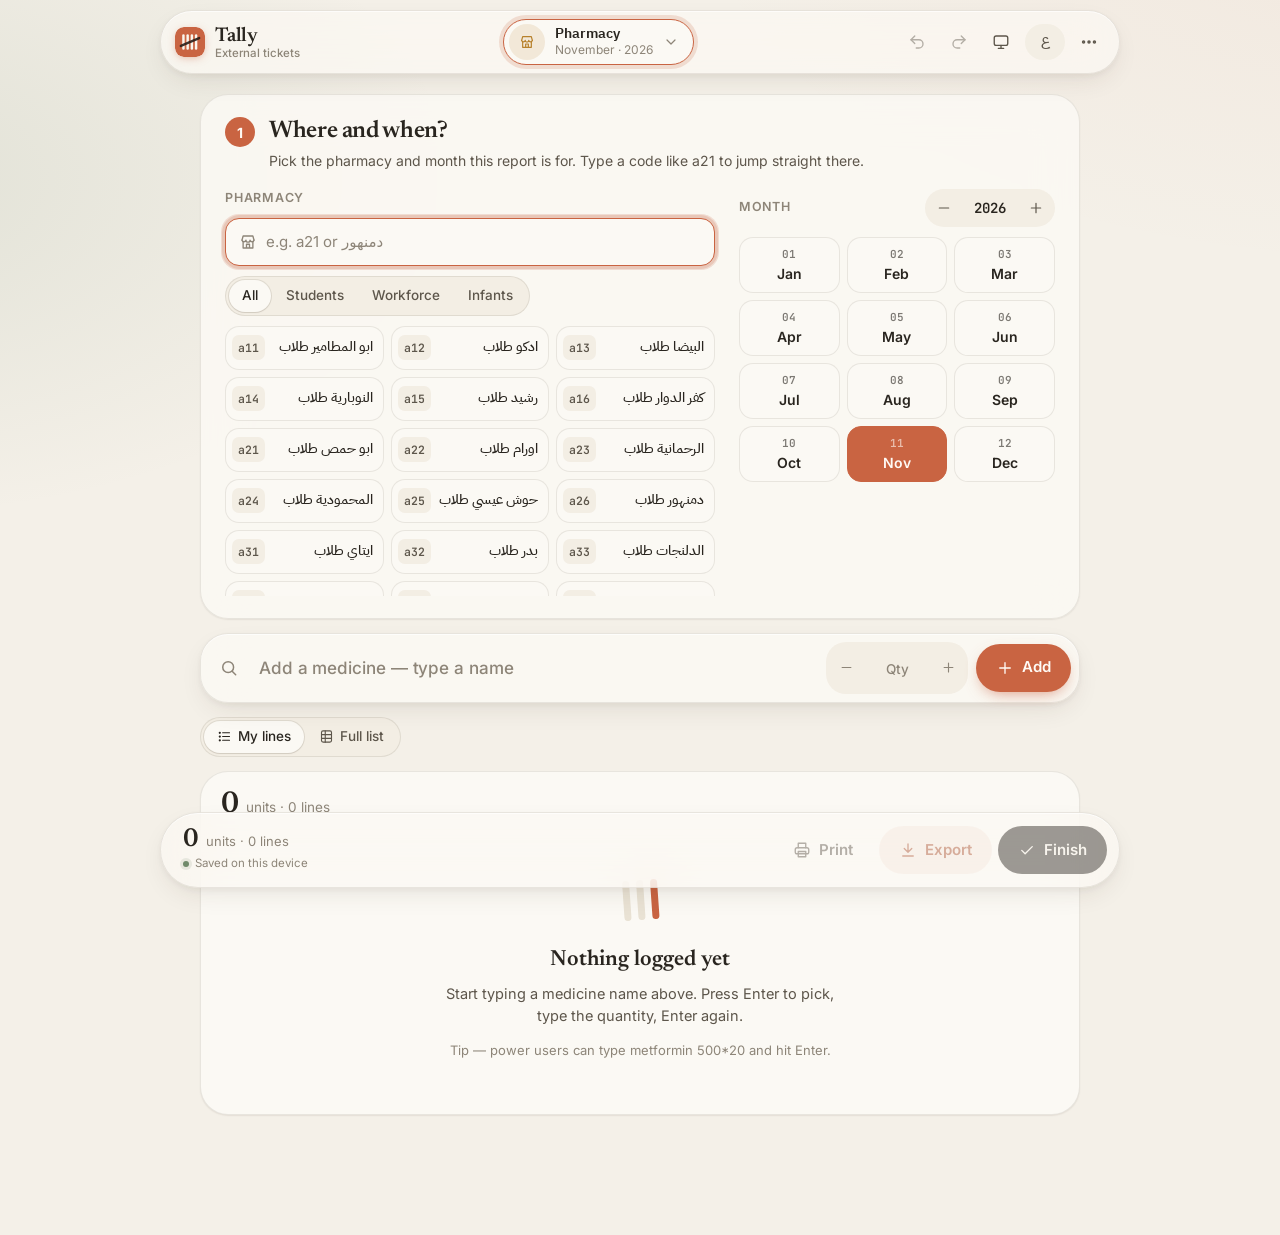
<file: index.html>
<!DOCTYPE html>
<html lang="en" dir="ltr">
<head>
<meta charset="UTF-8">
<meta name="viewport" content="width=device-width, initial-scale=1.0, viewport-fit=cover">
<meta name="color-scheme" content="light dark">
<meta name="theme-color" content="#f4f0e8">
<meta name="description" content="Tally — fast, friendly monthly external-ticket reports. Works offline, saves on your device.">
<title>Tally — External tickets</title>
<link rel="icon" type="image/svg+xml" href="favicon.svg">
<link rel="icon" type="image/png" sizes="192x192" href="images/icon-192.png">
<link rel="apple-touch-icon" sizes="180x180" href="images/apple-touch-icon.png">
<link rel="manifest" href="manifest.webmanifest">
<script>
(function () {
    try {
        var saved = JSON.parse(localStorage.getItem('tally:v1') || 'null');
        var prefs = (saved && saved.prefs) || {};
        var theme = prefs.theme || localStorage.getItem('app-theme') || 'system';
        if (theme !== 'light' && theme !== 'dark') theme = 'system';
        var dark = theme === 'dark' || (theme === 'system' && matchMedia('(prefers-color-scheme: dark)').matches);
        document.documentElement.dataset.theme = dark ? 'dark' : 'light';
        var tc = document.querySelector('meta[name="theme-color"]');
        if (tc && dark) tc.content = '#1f1e1c';
        if (prefs.lang === 'ar') { document.documentElement.lang = 'ar'; document.documentElement.dir = 'rtl'; }
    } catch (e) {
        document.documentElement.dataset.theme = 'light';
    }
})();
</script>
<link rel="preload" href="fonts/inter-latin-wght-normal.woff2" as="font" type="font/woff2" crossorigin>
<link rel="stylesheet" href="css/fonts.css">
<link rel="stylesheet" href="css/tokens.css">
<link rel="stylesheet" href="css/app.css">
<link rel="stylesheet" href="css/print.css" media="print">
</head>
<body>
<div id="app" class="app">
    <noscript>Tally needs JavaScript to run.</noscript>
</div>
<script type="module" src="js/main.js"></script>
</body>
</html>
</file>
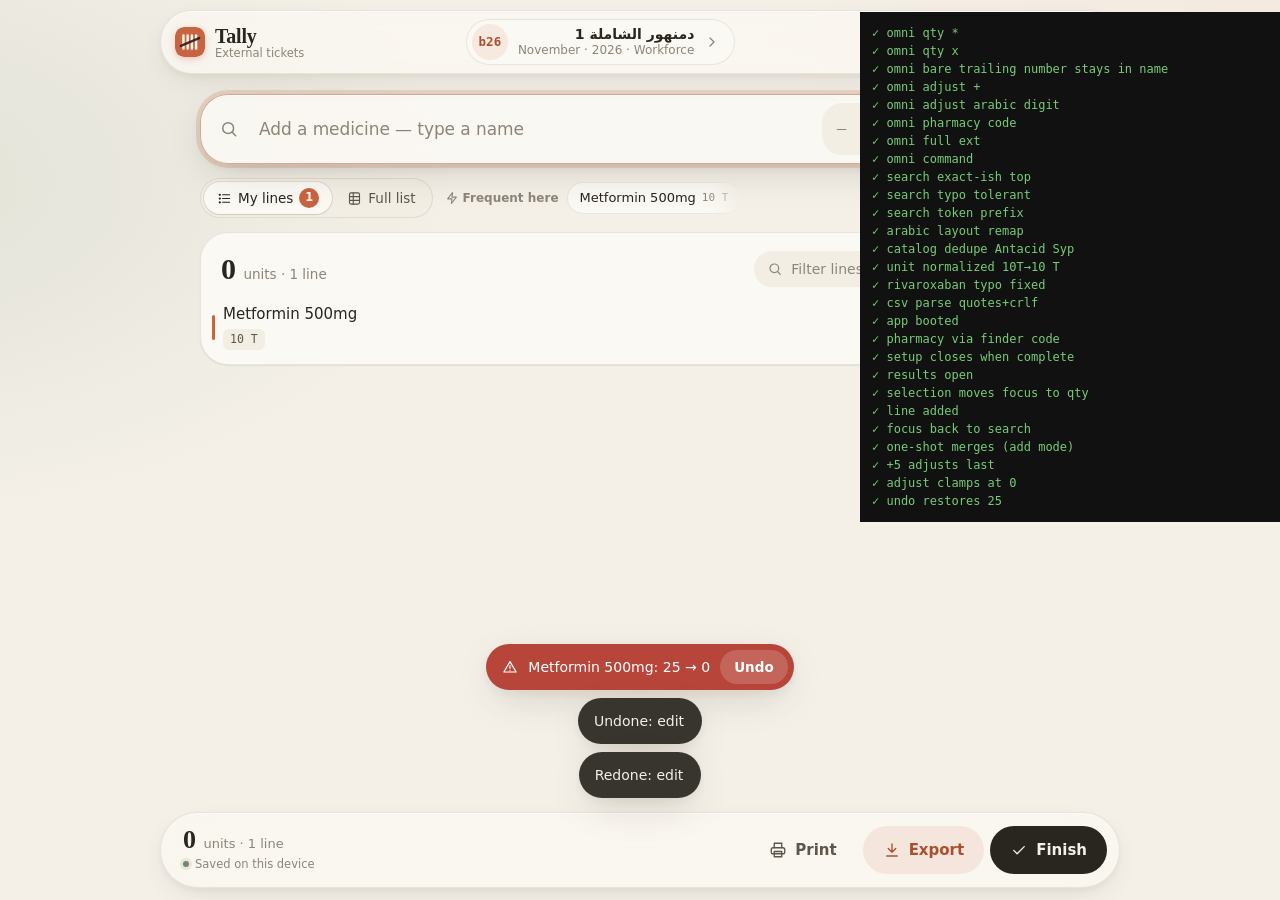
<file: tests.html>
<!DOCTYPE html>
<html lang="en">
<head>
<meta charset="UTF-8">
<title>Tally — self tests</title>
<link rel="icon" type="image/svg+xml" href="favicon.svg">
<link rel="stylesheet" href="css/tokens.css">
<link rel="stylesheet" href="css/app.css">
<style>
#report { position: fixed; top: 0; right: 0; width: 420px; max-height: 100vh; overflow: auto; background: #111; color: #eee; font: 12px/1.5 ui-monospace, monospace; padding: 12px; z-index: 9999; }
#report .ok { color: #7c7; } #report .fail { color: #f77; font-weight: bold; }
</style>
</head>
<body data-theme="light">
<div id="app" class="app"></div>
<pre id="report"></pre>
<script type="module">
const BACKUP = {};
for (let i = 0; i < localStorage.length; i++) { const k = localStorage.key(i); BACKUP[k] = localStorage.getItem(k); }
localStorage.clear();
const out = document.getElementById('report');
const results = [];
function check(name, cond, extra) {
    results.push({ name, ok: !!cond });
    const line = document.createElement('div');
    line.className = cond ? 'ok' : 'fail';
    line.textContent = (cond ? '✓ ' : '✗ ') + name + (extra !== undefined && !cond ? '  → ' + JSON.stringify(extra) : '');
    out.appendChild(line);
    console.log((cond ? 'PASS ' : 'FAIL ') + name + (extra !== undefined && !cond ? ' :: ' + JSON.stringify(extra) : ''));
}
const wait = ms => new Promise(r => setTimeout(r, ms));
function type(el, text) { el.focus(); el.value = text; el.dispatchEvent(new Event('input', { bubbles: true })); }
function key(el, k, opts = {}) { el.dispatchEvent(new KeyboardEvent('keydown', { key: k, bubbles: true, cancelable: true, ...opts })); }

const { parseOmni } = await import('./js/lib/omni.js');
const { createIndex, search, searchWithLayoutFallback } = await import('./js/lib/search.js');
const { PRODUCTS, findProduct } = await import('./js/data/catalog.js');
const { parseCSVText } = await import('./js/services/importer.js');

let p = parseOmni('metformin 500*20');
check('omni qty *', p.kind === 'line' && p.name === 'metformin 500' && p.qty === 20, p);
p = parseOmni('metformin 500 x 3');
check('omni qty x', p.qty === 3 && p.name === 'metformin 500', p);
p = parseOmni('amlodipine 10');
check('omni bare trailing number stays in name', p.qty === null && p.name === 'amlodipine 10', p);
p = parseOmni('+5');
check('omni adjust +', p.kind === 'adjust' && p.delta === 5, p);
p = parseOmni('-٣');
check('omni adjust arabic digit', p.kind === 'adjust' && p.delta === -3, p);
p = parseOmni('a21');
check('omni pharmacy code', p.kind === 'pharmacy' && p.pharmacy.id === 'a21', p);
p = parseOmni('!Foo drug @10 T #c *4');
check('omni full ext', p.forceExt && p.name === 'Foo drug' && p.unit === '10 T' && p.context === 'قرار لجنة' && p.qty === 4, p);
p = parseOmni('/pri');
check('omni command', p.kind === 'command' && p.query === 'pri', p);

const idx = createIndex(PRODUCTS, x => `${x.name} ${x.unit}`);
let r = search(idx, 'metformin 500');
check('search exact-ish top', r[0]?.item.name === 'Metformin 500mg', r.slice(0, 3).map(x => x.item.name));
r = search(idx, 'metfromin');
check('search typo tolerant', r.some(x => x.item.name.startsWith('Metformin')), r.slice(0, 3).map(x => x.item.name));
r = search(idx, 'amlo 5');
check('search token prefix', r[0]?.item.name.startsWith('Amlodipine 5mg'), r.slice(0, 3).map(x => x.item.name));
const lay = searchWithLayoutFallback(idx, 'ةثفبخقةهى');
check('arabic layout remap', lay.remapped === 'metformin' && lay.results[0]?.item.name.startsWith('Metformin'), { remapped: lay.remapped, top: lay.results[0]?.item.name });
check('catalog dedupe Antacid Syp', PRODUCTS.filter(x => x.name === 'Antacid Syp').length === 1);
check('unit normalized 10T→10 T', findProduct('Amlodipine 10mg', '10T')?.unit === '10 T');
check('rivaroxaban typo fixed', PRODUCTS.some(x => x.name === 'Rivaroxaban 2.5mg') && !PRODUCTS.some(x => x.name.startsWith('Rivaroxban')));
const csv = parseCSVText('\uFEFFname,unit,qty\n"Foo, bar",10 T,5\r\nBaz,B,"3"\n');
check('csv parse quotes+crlf', csv.length === 3 && csv[1][0] === 'Foo, bar' && csv[2][2] === '3', csv);

await import('./js/main.js');
await wait(200);
const T = globalThis.tally;
check('app booted', !!T && !!document.querySelector('#composer-input'));

const finder = document.getElementById('pharmacy-finder');
type(finder, 'b26');
await wait(30);
key(finder, 'Enter');
await wait(60);
check('pharmacy via finder code', T.state().doc.meta.pharmacyId === 'b26', T.state().doc.meta);
check('setup closes when complete', document.getElementById('setup-panel').hidden === true);

const input = document.getElementById('composer-input');
const qty = document.getElementById('composer-qty');
type(input, 'metformin 500');
await wait(80);
check('results open', !document.getElementById('composer-results').hidden);
key(input, 'Enter');
await wait(30);
check('selection moves focus to qty', document.activeElement === qty);
type(qty, '12');
key(qty, 'Enter');
await wait(40);
let lines = T.state().doc.lines;
check('line added', lines.length === 1 && lines[0].name === 'Metformin 500mg' && lines[0].qty === 12, lines);
check('focus back to search', document.activeElement === input);

type(input, 'metformin 500*8');
await wait(80);
key(input, 'Enter');
await wait(40);
lines = T.state().doc.lines;
check('one-shot merges (add mode)', lines.length === 1 && lines[0].qty === 20, lines.map(l => [l.name, l.qty]));

type(input, '+5');
key(input, 'Enter');
await wait(30);
check('+5 adjusts last', T.state().doc.lines[0].qty === 25, T.state().doc.lines[0].qty);

type(input, '-30');
key(input, 'Enter');
await wait(30);
check('adjust clamps at 0', T.state().doc.lines[0].qty === 0);

T.undo();
await wait(20);
check('undo restores 25', T.state().doc.lines[0].qty === 25, T.state().doc.lines[0].qty);
T.redo();
await wait(20);
check('redo back to 0', T.state().doc.lines[0].qty === 0);
T.undo();

type(input, '!Special cream @Tube #j *2');
await wait(60);
key(input, 'Enter');
await wait(40);
lines = T.state().doc.lines;
const ext = lines.find(l => l.custom);
check('custom one-shot', ext && ext.name === 'Special cream' && ext.unit === 'Tube' && ext.context === 'حكم قضائي' && ext.qty === 2, ext);

type(input, 'zzqx mystery');
await wait(80);
key(input, 'Enter');
await wait(40);
check('unknown → custom flow opens', !document.querySelector('.composer-custom').hidden);
const unit = document.getElementById('custom-unit');
type(unit, '10 T');
document.querySelectorAll('.ctx-seg .seg')[2].click();
type(qty, '7');
key(qty, 'Enter');
await wait(40);
const myst = T.state().doc.lines.find(l => l.name === 'zzqx mystery');
check('custom via guided flow', myst && myst.unit === '10 T' && myst.context === 'شئون طبية' && myst.qty === 7, myst);

type(input, 'unlisted thing');
await wait(80);
key(input, 'Enter');
type(qty, '1');
key(qty, 'Enter');
await wait(40);
check('custom without context allowed, flagged', T.state().doc.lines.some(l => l.name === 'unlisted thing' && !l.context));
check('context alert visible', !document.querySelector('.context-alert').hidden);

const row = document.querySelector(`.ledger-row[data-id="${T.state().doc.lines.find(l => l.name === 'Metformin 500mg').id}"]`);
const cell = row.querySelector('.qty-cell');
cell.focus(); cell.value = '40'; cell.dispatchEvent(new Event('input', { bubbles: true }));
key(cell, 'Enter');
await wait(40);
check('inline qty edit', T.state().doc.lines.find(l => l.name === 'Metformin 500mg').qty === 40);

type(input, 'a21');
key(input, 'Enter');
await wait(40);
check('code in composer switches pharmacy', T.state().doc.meta.pharmacyId === 'a21');

const rows = T.rows();
check('export rows shape', rows.length === 4 && rows.every(x => x.pharmacyId === 'a21' && x.month && x.year), rows[0]);
const csvText = T.csv();
check('csv has BOM + header', csvText.startsWith('\uFEFFyear,month,class,region,pharmacyId,pharmacy,name,unit,unitSold,method,category'));

T.dispatch({ type: 'UI_SET', payload: { view: 'catalog' } });
await wait(120);
check('full list visible', !document.getElementById('catalog').hidden && document.querySelectorAll('.catalog-row').length === PRODUCTS.length);
const metRow = [...document.querySelectorAll('.catalog-row')].find(li => li.querySelector('.row-name').textContent === 'Metformin 500mg');
check('full list shows existing qty', metRow?.querySelector('.qty-cell').value === '40');
const firstRow = document.querySelector('.catalog-row');
const fc = firstRow.querySelector('.qty-cell');
fc.focus(); fc.value = '3'; fc.dispatchEvent(new Event('input', { bubbles: true }));
key(fc, 'Enter');
await wait(40);
check('full list add', T.state().doc.lines.length === 5);
check('full list Enter moves down', document.activeElement === firstRow.nextElementSibling.querySelector('.qty-cell'));
fc.focus(); fc.value = ''; fc.dispatchEvent(new Event('input', { bubbles: true }));
fc.blur();
await wait(40);
check('full list empty removes', T.state().doc.lines.length === 4);
T.dispatch({ type: 'UI_SET', payload: { view: 'ledger' } });
await wait(60);

await wait(400);
const saved = JSON.parse(localStorage.getItem('tally:v1'));
check('persisted to localStorage', saved && saved.doc.lines.length === 4);

T.dispatch({ type: 'PREFS_SET', payload: { lang: 'ar' } });
await wait(60);
check('rtl applied', document.documentElement.dir === 'rtl' && document.getElementById('composer-input').placeholder.includes('أضف'));
T.dispatch({ type: 'PREFS_SET', payload: { lang: 'en' } });

const { debounce, parseYear } = await import('./js/lib/text.js');
const { suggestedPeriod } = await import('./js/lib/period.js');
const { emptyMeta } = await import('./js/core/state.js');
const sp = (y, m, d) => suggestedPeriod(new Date(y, m - 1, d));
check('period: early January points at December of the previous year', sp(2027, 1, 5).year === 2026 && sp(2027, 1, 5).month === 12, sp(2027, 1, 5));
check('period: late January is January of the same year', sp(2027, 1, 21).year === 2027 && sp(2027, 1, 21).month === 1, sp(2027, 1, 21));
check('period: early February is January of the same year', sp(2027, 2, 3).year === 2027 && sp(2027, 2, 3).month === 1, sp(2027, 2, 3));
check('period: mid October is September of the same year', sp(2026, 10, 14).year === 2026 && sp(2026, 10, 14).month === 9, sp(2026, 10, 14));
check('period: day 20 still counts as early and day 21 does not', sp(2026, 6, 20).month === 5 && sp(2026, 6, 21).month === 6);
check('new reports default to the suggested year', emptyMeta().year === suggestedPeriod().year);
check('parseYear accepts latin and arabic digits', parseYear('2027') === 2027 && parseYear('٢٠٢٧') === 2027 && parseYear(' 2031 ') === 2031);
check('parseYear rejects short, long, non-numeric and out-of-range', ['27', '20277', 'abcd', '1999', '2100', ''].every(v => parseYear(v) === null));
let calls = 0;
const d = debounce(() => calls++, 50);
check('debounce flush is a no-op when idle', d.flush() === false && calls === 0);
d(); d.flush();
check('debounce flush runs pending once', calls === 1 && d.flush() === false);

const filter = document.getElementById('ledger-filter');
type(filter, 'zzzz-nothing');
await wait(40);
check('ledger filter shows no-match state', !document.getElementById('ledger-no-match').hidden && document.getElementById('ledger-list').hidden);
key(filter, 'Escape');
await wait(40);
check('Esc clears ledger filter', T.state().ui.filter === '' && filter.value === '');

T.dispatch({ type: 'UI_SET', payload: { onlyNeedsContext: true } });
const pending = T.state().doc.lines.find(l => l.custom && !l.context);
T.dispatch({ type: 'LINE_UPDATE', payload: { id: pending.id, patch: { context: 'قرار لجنة' } } });
await wait(20);
check('needs-context filter turns off once resolved', T.state().ui.onlyNeedsContext === false);

type(input, '+2');
await wait(80);
check('adjust shows a preview row', document.querySelector('#composer-results .result-cmd') !== null);
key(input, 'Escape');
input.value = '';

const before = T.state().doc.lines.length;
type(input, 'qqqqqqqqqqzzzzz');
await wait(80);
key(input, 'Enter');
await wait(40);
check('Enter with no product picks the new-item option', !document.querySelector('.composer-custom').hidden && T.state().doc.lines.length === before);
key(document.getElementById('custom-unit'), 'Escape');
await wait(20);
T.dispatch({ type: 'UI_SET', payload: {} });
document.getElementById('composer-input').value = '';

const raw = localStorage.getItem('tally:v1');
const docBefore = T.state().doc;
window.dispatchEvent(new StorageEvent('storage', { key: 'tally:v1', newValue: raw }));
await wait(20);
check('own storage write does not re-sync', T.state().doc === docBefore);

type(input, 'metformin 500');
await wait(80);
key(input, 'Enter');
await wait(30);
key(qty, 'Enter');
await wait(30);
check('empty qty flags the field without any shake', document.querySelector('.qty-wrap').classList.contains('is-invalid') && !document.getElementById('composer').classList.contains('shake'));
type(qty, '3');
check('typing clears the qty invalid state', !document.querySelector('.qty-wrap').classList.contains('is-invalid'));
key(qty, 'Escape');
await wait(20);
key(input, 'Escape');
input.value = '';
await wait(20);

check('no native select or title tooltip left in the DOM', document.querySelectorAll('select, [title]').length === 0, document.querySelectorAll('select, [title]').length);
const undoBtn = document.getElementById('undo-btn');
check('titles are adopted as styled tooltips', undoBtn.dataset.tip === 'Undo (Ctrl Z)' && !undoBtn.hasAttribute('title'), undoBtn.dataset.tip);
undoBtn.dispatchEvent(new PointerEvent('pointerover', { bubbles: true, pointerType: 'mouse' }));
await wait(650);
const tip = document.querySelector('.tooltip');
check('hover shows the app tooltip', tip && !tip.hidden && tip.textContent === 'Undo (Ctrl Z)', tip?.textContent);
undoBtn.dispatchEvent(new PointerEvent('pointerout', { bubbles: true, pointerType: 'mouse', relatedTarget: document.body }));
check('leaving hides the tooltip', tip.hidden);

document.getElementById('report-pill').click();
await wait(40);
const yr = T.state().doc.meta.year;
document.querySelector('.year-stepper .icon-btn:last-child').click();
await wait(40);
check('year stepper keeps setup open', !document.getElementById('setup-panel').hidden && T.state().doc.meta.year === yr + 1);
document.querySelector('.year-stepper .icon-btn:first-child').click();
await wait(20);

const yearInput = document.querySelector('.year-stepper .year-value');
check('year field mirrors the state', yearInput.tagName === 'INPUT' && yearInput.value === String(yr), yearInput.value);
type(yearInput, 'x2٠3y1');
check('year field keeps four latin digits only', yearInput.value === '2031', yearInput.value);
yearInput.blur();
await wait(40);
check('typed year commits on blur and keeps setup open', T.state().doc.meta.year === 2031 && !document.getElementById('setup-panel').hidden, T.state().doc.meta);
const yearError = document.getElementById('year-error');
type(yearInput, '2100');
check('out-of-range year shows an inline message and no shake', !yearError.hidden && yearInput.getAttribute('aria-invalid') === 'true' && !document.getElementById('setup-panel').classList.contains('shake'), yearError.textContent);
key(yearInput, 'Enter');
await wait(20);
check('Enter on an invalid year keeps the field and the report', yearInput.value === '2100' && T.state().doc.meta.year === 2031 && !document.getElementById('setup-panel').hidden);
type(yearInput, '2030');
check('valid year clears the inline message', yearError.hidden && !yearInput.hasAttribute('aria-invalid'));
type(yearInput, '12');
yearInput.blur();
await wait(20);
check('incomplete year reverts without changing the report', yearInput.value === '2031' && T.state().doc.meta.year === 2031, [yearInput.value, T.state().doc.meta.year]);
type(yearInput, '2044');
key(yearInput, 'Escape');
check('Esc reverts an unsaved year and keeps setup open', yearInput.value === '2031' && T.state().doc.meta.year === 2031 && !document.getElementById('setup-panel').hidden, [yearInput.value, T.state().doc.meta.year]);
type(yearInput, '2040');
document.querySelector('.year-stepper .icon-btn:last-child').click();
await wait(20);
check('stepper builds on a typed year', T.state().doc.meta.year === 2041 && yearInput.value === '2041', [yearInput.value, T.state().doc.meta.year]);
type(yearInput, '2032');
key(yearInput, 'Enter');
await wait(40);
check('Enter commits the year and closes a complete setup', T.state().doc.meta.year === 2032 && document.getElementById('setup-panel').hidden, T.state().doc.meta);
T.dispatch({ type: 'META_SET', payload: { year: yr } });
document.getElementById('report-pill').click();
await wait(40);

key(document.getElementById('pharmacy-finder'), 'Escape');
await wait(40);
check('Esc closes a complete setup', document.getElementById('setup-panel').hidden);

const keepMeta = { ...T.state().doc.meta };
const setupPanel = document.getElementById('setup-panel');
document.getElementById('report-pill').click();
await wait(40);
const otherMonth = keepMeta.month === 1 ? 2 : 1;
document.querySelectorAll('.month-chip')[otherMonth - 1].click();
await wait(40);
check('a reopened setup stays open after picking a month', !setupPanel.hidden && T.state().doc.meta.month === otherMonth, T.state().doc.meta);
const otherPharmacy = [...document.querySelectorAll('#pharmacy-grid button')].find(b => !b.classList.contains('is-active'));
otherPharmacy.click();
await wait(40);
check('a reopened setup stays open after picking a pharmacy', !setupPanel.hidden && T.state().doc.meta.pharmacyId !== keepMeta.pharmacyId, T.state().doc.meta);
const doneButton = setupPanel.querySelector('.setup-done');
check('a complete setup offers a Done button', !doneButton.hidden && doneButton.textContent === 'Done');
doneButton.click();
await wait(40);
check('Done closes the setup', setupPanel.hidden);
T.dispatch({ type: 'META_SET', payload: { pharmacyId: null } });
await wait(40);
check('an incomplete setup opens without a Done button', !setupPanel.hidden && setupPanel.querySelector('.setup-done').hidden);
document.querySelector('#pharmacy-grid button').click();
await wait(40);
check('the first fill-in still closes by itself once complete', setupPanel.hidden && !!T.state().doc.meta.pharmacyId, T.state().doc.meta);
T.dispatch({ type: 'META_SET', payload: keepMeta });
await wait(40);

const { buildBackup, parseBackup, backupFilename, storageStatus } = await import('./js/services/backup.js');
T.dispatch({ type: 'ARCHIVE_ADD', payload: { entry: { id: 'arch-1', finishedAt: Date.now(), file: 'x.csv', doc: T.state().doc } } });
const bk = buildBackup(T.state());
check('backup carries the whole state and no device-only prefs', bk.app === 'tally' && bk.doc.lines.length === T.state().doc.lines.length && bk.archive.length === 1 && !('lastBackup' in bk.prefs), Object.keys(bk));
const round = parseBackup(JSON.stringify(bk));
check('backup round-trips', round.data && round.data.doc.lines.length === bk.doc.lines.length && round.data.archive.length === 1 && round.data.doc.meta.year === bk.doc.meta.year);
check('backup rejects files that are not Tally backups', ['not json', '{}', '[]', 'null', JSON.stringify({ app: 'other', kind: 'backup', v: 1, doc: {} }), JSON.stringify({ ...bk, v: undefined })].every(x => parseBackup(x).error === 'format'));
check('backup rejects newer versions', parseBackup(JSON.stringify({ ...bk, v: 99 })).error === 'newer');
const evil = parseBackup('{"app":"tally","kind":"backup","v":1,"doc":{"lines":[]},"usage":{"__proto__":{"polluted":{"x":1}}},"archive":[]}');
check('backup cannot pollute prototypes', evil.data && ({}).polluted === undefined && Object.getPrototypeOf(evil.data.usage) === Object.prototype);
check('backup file name carries the date', backupFilename(new Date(2027, 0, 5)) === 'tally-backup_2027-01-05.json');
const ss = await storageStatus();
check('storage status reports support and protection', typeof ss.supported === 'boolean' && typeof ss.persisted === 'boolean');

document.getElementById('more-btn').click();
await wait(80);
[...document.querySelectorAll('.menu-item')].find(b => b.textContent.includes('Backup & restore')).click();
await wait(150);
const dlg = document.querySelector('dialog[open]');
check('backup dialog opens from the More menu', !!dlg?.querySelector('.backup-body'));
check('backup dialog summarises what is on this device', dlg.querySelector('.finish-summary').textContent.includes('No backup downloaded yet'), dlg.querySelector('.finish-summary')?.textContent);

let captured = null;
const realCreate = URL.createObjectURL.bind(URL);
URL.createObjectURL = blob => { captured = blob; return realCreate(blob); };
dlg.querySelectorAll('.format-card')[0].click();
await wait(80);
URL.createObjectURL = realCreate;
const savedText = captured ? await captured.text() : '';
check('download saves a parseable backup and records the time', !!parseBackup(savedText).data && typeof T.state().prefs.lastBackup === 'number');
check('summary shows the last backup after downloading', !dlg.querySelector('.finish-summary').textContent.includes('No backup downloaded yet'));

const fileInput = dlg.querySelector('input[type=file]');
function pick(text) {
    const dt = new DataTransfer();
    dt.items.add(new File([text], 'pick.json', { type: 'application/json' }));
    fileInput.files = dt.files;
    fileInput.dispatchEvent(new Event('change', { bubbles: true }));
}
const yearBefore = T.state().doc.meta.year;
pick('hello, not a backup');
await wait(200);
check('a non-backup file is rejected with a message and nothing changes', [...document.querySelectorAll('.toast-text')].some(n => n.textContent === 'That file is not a Tally backup.') && T.state().doc.meta.year === yearBefore && T.state().archive.length === 1);

const target = JSON.parse(savedText);
target.doc.meta.year = 2033;
target.doc.lines = target.doc.lines.slice(0, 1);
target.archive = [];
pick(JSON.stringify(target));
await wait(250);
const confirmButton = [...document.querySelectorAll('dialog[open] .btn-danger')].pop();
check('restore asks for confirmation before replacing anything', !!confirmButton && T.state().doc.meta.year === yearBefore);
confirmButton.click();
await wait(500);
check('restore replaces the report and the archive', T.state().doc.meta.year === 2033 && T.state().doc.lines.length === 1 && T.state().archive.length === 0, [T.state().doc.meta.year, T.state().doc.lines.length, T.state().archive.length]);
check('restore is saved straight away and clears undo history', JSON.parse(localStorage.getItem('tally:v1')).doc.meta.year === 2033 && !T.store.canUndo());
check('restore closes its dialogs', !document.querySelector('dialog[open]'));
T.dispatch({ type: 'META_SET', payload: { year: yr } });

const XLSX = await T.loadXLSX();
check('xlsx lib loads lazily', !!XLSX?.utils);

const swSource = await (await fetch('sw.js')).text();
const shellList = new Function('return ' + swSource.match(/const SHELL = (\[[\s\S]*?\]);/)[1])();
const shellKeys = new Set(shellList.map(p => new URL(p, location.href).pathname));
const shellStatus = await Promise.all(shellList.map(async p => [p, (await fetch(p, { cache: 'no-store' })).ok]));
check('every file in the offline shell exists', shellStatus.every(([, ok]) => ok), shellStatus.filter(([, ok]) => !ok).map(([p]) => p));
const loaded = performance.getEntriesByType('resource')
    .map(e => new URL(e.name))
    .filter(u => u.origin === location.origin && !/\/(tests\.html|sw\.js)$/.test(u.pathname))
    .map(u => u.pathname);
const uncached = [...new Set(loaded)].filter(p => !shellKeys.has(p));
check('everything the app loads is in the offline shell', loaded.length > 20 && uncached.length === 0, uncached);

const indexHtml = await (await fetch('index.html')).text();
const external = [...indexHtml.matchAll(/<(?:link|script)\b[^>]*\b(?:href|src)="(https?:[^"]+)"/g)].map(m => m[1]);
check('the page pulls nothing from other hosts', external.length === 0, external);
const fontsCss = await (await fetch('css/fonts.css')).text();
const fontFiles = [...fontsCss.matchAll(/url\('\.\.\/([^']+)'\)/g)].map(m => m[1]);
check('every font file is bundled and in the offline shell', fontFiles.length >= 10 && fontFiles.every(f => shellList.includes(f)), fontFiles.filter(f => !shellList.includes(f)));

const manifest = await (await fetch('manifest.webmanifest')).json();
const iconChecks = await Promise.all(manifest.icons.filter(i => i.sizes !== 'any').map(i => new Promise(resolve => {
    const img = new Image();
    img.onload = () => resolve({ src: i.src, ok: `${img.naturalWidth}x${img.naturalHeight}` === i.sizes && i.type === 'image/png' });
    img.onerror = () => resolve({ src: i.src, ok: false });
    img.src = i.src;
})));
check('manifest icons exist at their declared size', iconChecks.length >= 3 && iconChecks.every(c => c.ok), iconChecks.filter(c => !c.ok));
check('manifest ships installable and maskable icons', ['192x192', '512x512'].every(s => manifest.icons.some(i => i.sizes === s && i.purpose === 'any')) && manifest.icons.some(i => i.purpose === 'maskable'));

const failed = results.filter(r => !r.ok).length;
const sum = document.createElement('div');
sum.className = failed ? 'fail' : 'ok';
sum.textContent = `\n${results.length - failed}/${results.length} passed`;
out.prepend(sum);
console.log(`SUMMARY ${results.length - failed}/${results.length} passed`);
document.title = failed ? 'FAIL' : 'PASS';
await wait(500);
localStorage.clear();
for (const [k, v] of Object.entries(BACKUP)) localStorage.setItem(k, v);
console.log('restored user storage');
</script>
</body>
</html>
</file>
<file: css/fonts.css>
@font-face {
    font-family: 'Inter';
    font-style: normal;
    font-weight: 100 900;
    font-display: swap;
    src: url('../fonts/inter-latin-ext-wght-normal.woff2') format('woff2');
    unicode-range: U+0100-02BA,U+02BD-02C5,U+02C7-02CC,U+02CE-02D7,U+02DD-02FF,U+0304,U+0308,U+0329,U+1D00-1DBF,U+1E00-1E9F,U+1EF2-1EFF,U+2020,U+20A0-20AB,U+20AD-20C0,U+2113,U+2C60-2C7F,U+A720-A7FF;
}

@font-face {
    font-family: 'Inter';
    font-style: normal;
    font-weight: 100 900;
    font-display: swap;
    src: url('../fonts/inter-latin-wght-normal.woff2') format('woff2');
    unicode-range: U+0000-00FF,U+0131,U+0152-0153,U+02BB-02BC,U+02C6,U+02DA,U+02DC,U+0304,U+0308,U+0329,U+2000-206F,U+20AC,U+2122,U+2191,U+2193,U+2212,U+2215,U+FEFF,U+FFFD;
}

@font-face {
    font-family: 'Newsreader';
    font-style: normal;
    font-weight: 200 800;
    font-display: swap;
    src: url('../fonts/newsreader-latin-ext-opsz-normal.woff2') format('woff2');
    unicode-range: U+0100-02BA,U+02BD-02C5,U+02C7-02CC,U+02CE-02D7,U+02DD-02FF,U+0304,U+0308,U+0329,U+1D00-1DBF,U+1E00-1E9F,U+1EF2-1EFF,U+2020,U+20A0-20AB,U+20AD-20C0,U+2113,U+2C60-2C7F,U+A720-A7FF;
}

@font-face {
    font-family: 'Newsreader';
    font-style: normal;
    font-weight: 200 800;
    font-display: swap;
    src: url('../fonts/newsreader-latin-opsz-normal.woff2') format('woff2');
    unicode-range: U+0000-00FF,U+0131,U+0152-0153,U+02BB-02BC,U+02C6,U+02DA,U+02DC,U+0304,U+0308,U+0329,U+2000-206F,U+20AC,U+2122,U+2191,U+2193,U+2212,U+2215,U+FEFF,U+FFFD;
}

@font-face {
    font-family: 'IBM Plex Sans Arabic';
    font-style: normal;
    font-weight: 400;
    font-display: swap;
    src: url('../fonts/ibm-plex-sans-arabic-arabic-400-normal.woff2') format('woff2');
    unicode-range: U+0600-06FF,U+0750-077F,U+0870-088E,U+0890-0891,U+0897-08E1,U+08E3-08FF,U+200C-200E,U+2010-2011,U+204F,U+2E41,U+FB50-FDFF,U+FE70-FE74,U+FE76-FEFC,U+102E0-102FB,U+10E60-10E7E,U+10EC2-10EC4,U+10EFC-10EFF,U+1EE00-1EE03,U+1EE05-1EE1F,U+1EE21-1EE22,U+1EE24,U+1EE27,U+1EE29-1EE32,U+1EE34-1EE37,U+1EE39,U+1EE3B,U+1EE42,U+1EE47,U+1EE49,U+1EE4B,U+1EE4D-1EE4F,U+1EE51-1EE52,U+1EE54,U+1EE57,U+1EE59,U+1EE5B,U+1EE5D,U+1EE5F,U+1EE61-1EE62,U+1EE64,U+1EE67-1EE6A,U+1EE6C-1EE72,U+1EE74-1EE77,U+1EE79-1EE7C,U+1EE7E,U+1EE80-1EE89,U+1EE8B-1EE9B,U+1EEA1-1EEA3,U+1EEA5-1EEA9,U+1EEAB-1EEBB,U+1EEF0-1EEF1;
}

@font-face {
    font-family: 'IBM Plex Sans Arabic';
    font-style: normal;
    font-weight: 400;
    font-display: swap;
    src: url('../fonts/ibm-plex-sans-arabic-latin-400-normal.woff2') format('woff2');
    unicode-range: U+0000-00FF,U+0131,U+0152-0153,U+02BB-02BC,U+02C6,U+02DA,U+02DC,U+0304,U+0308,U+0329,U+2000-206F,U+20AC,U+2122,U+2191,U+2193,U+2212,U+2215,U+FEFF,U+FFFD;
}

@font-face {
    font-family: 'IBM Plex Sans Arabic';
    font-style: normal;
    font-weight: 500;
    font-display: swap;
    src: url('../fonts/ibm-plex-sans-arabic-arabic-500-normal.woff2') format('woff2');
    unicode-range: U+0600-06FF,U+0750-077F,U+0870-088E,U+0890-0891,U+0897-08E1,U+08E3-08FF,U+200C-200E,U+2010-2011,U+204F,U+2E41,U+FB50-FDFF,U+FE70-FE74,U+FE76-FEFC,U+102E0-102FB,U+10E60-10E7E,U+10EC2-10EC4,U+10EFC-10EFF,U+1EE00-1EE03,U+1EE05-1EE1F,U+1EE21-1EE22,U+1EE24,U+1EE27,U+1EE29-1EE32,U+1EE34-1EE37,U+1EE39,U+1EE3B,U+1EE42,U+1EE47,U+1EE49,U+1EE4B,U+1EE4D-1EE4F,U+1EE51-1EE52,U+1EE54,U+1EE57,U+1EE59,U+1EE5B,U+1EE5D,U+1EE5F,U+1EE61-1EE62,U+1EE64,U+1EE67-1EE6A,U+1EE6C-1EE72,U+1EE74-1EE77,U+1EE79-1EE7C,U+1EE7E,U+1EE80-1EE89,U+1EE8B-1EE9B,U+1EEA1-1EEA3,U+1EEA5-1EEA9,U+1EEAB-1EEBB,U+1EEF0-1EEF1;
}

@font-face {
    font-family: 'IBM Plex Sans Arabic';
    font-style: normal;
    font-weight: 500;
    font-display: swap;
    src: url('../fonts/ibm-plex-sans-arabic-latin-500-normal.woff2') format('woff2');
    unicode-range: U+0000-00FF,U+0131,U+0152-0153,U+02BB-02BC,U+02C6,U+02DA,U+02DC,U+0304,U+0308,U+0329,U+2000-206F,U+20AC,U+2122,U+2191,U+2193,U+2212,U+2215,U+FEFF,U+FFFD;
}

@font-face {
    font-family: 'IBM Plex Sans Arabic';
    font-style: normal;
    font-weight: 600;
    font-display: swap;
    src: url('../fonts/ibm-plex-sans-arabic-arabic-600-normal.woff2') format('woff2');
    unicode-range: U+0600-06FF,U+0750-077F,U+0870-088E,U+0890-0891,U+0897-08E1,U+08E3-08FF,U+200C-200E,U+2010-2011,U+204F,U+2E41,U+FB50-FDFF,U+FE70-FE74,U+FE76-FEFC,U+102E0-102FB,U+10E60-10E7E,U+10EC2-10EC4,U+10EFC-10EFF,U+1EE00-1EE03,U+1EE05-1EE1F,U+1EE21-1EE22,U+1EE24,U+1EE27,U+1EE29-1EE32,U+1EE34-1EE37,U+1EE39,U+1EE3B,U+1EE42,U+1EE47,U+1EE49,U+1EE4B,U+1EE4D-1EE4F,U+1EE51-1EE52,U+1EE54,U+1EE57,U+1EE59,U+1EE5B,U+1EE5D,U+1EE5F,U+1EE61-1EE62,U+1EE64,U+1EE67-1EE6A,U+1EE6C-1EE72,U+1EE74-1EE77,U+1EE79-1EE7C,U+1EE7E,U+1EE80-1EE89,U+1EE8B-1EE9B,U+1EEA1-1EEA3,U+1EEA5-1EEA9,U+1EEAB-1EEBB,U+1EEF0-1EEF1;
}

@font-face {
    font-family: 'IBM Plex Sans Arabic';
    font-style: normal;
    font-weight: 600;
    font-display: swap;
    src: url('../fonts/ibm-plex-sans-arabic-latin-600-normal.woff2') format('woff2');
    unicode-range: U+0000-00FF,U+0131,U+0152-0153,U+02BB-02BC,U+02C6,U+02DA,U+02DC,U+0304,U+0308,U+0329,U+2000-206F,U+20AC,U+2122,U+2191,U+2193,U+2212,U+2215,U+FEFF,U+FFFD;
}

@font-face {
    font-family: 'IBM Plex Sans Arabic';
    font-style: normal;
    font-weight: 700;
    font-display: swap;
    src: url('../fonts/ibm-plex-sans-arabic-arabic-700-normal.woff2') format('woff2');
    unicode-range: U+0600-06FF,U+0750-077F,U+0870-088E,U+0890-0891,U+0897-08E1,U+08E3-08FF,U+200C-200E,U+2010-2011,U+204F,U+2E41,U+FB50-FDFF,U+FE70-FE74,U+FE76-FEFC,U+102E0-102FB,U+10E60-10E7E,U+10EC2-10EC4,U+10EFC-10EFF,U+1EE00-1EE03,U+1EE05-1EE1F,U+1EE21-1EE22,U+1EE24,U+1EE27,U+1EE29-1EE32,U+1EE34-1EE37,U+1EE39,U+1EE3B,U+1EE42,U+1EE47,U+1EE49,U+1EE4B,U+1EE4D-1EE4F,U+1EE51-1EE52,U+1EE54,U+1EE57,U+1EE59,U+1EE5B,U+1EE5D,U+1EE5F,U+1EE61-1EE62,U+1EE64,U+1EE67-1EE6A,U+1EE6C-1EE72,U+1EE74-1EE77,U+1EE79-1EE7C,U+1EE7E,U+1EE80-1EE89,U+1EE8B-1EE9B,U+1EEA1-1EEA3,U+1EEA5-1EEA9,U+1EEAB-1EEBB,U+1EEF0-1EEF1;
}

@font-face {
    font-family: 'IBM Plex Sans Arabic';
    font-style: normal;
    font-weight: 700;
    font-display: swap;
    src: url('../fonts/ibm-plex-sans-arabic-latin-700-normal.woff2') format('woff2');
    unicode-range: U+0000-00FF,U+0131,U+0152-0153,U+02BB-02BC,U+02C6,U+02DA,U+02DC,U+0304,U+0308,U+0329,U+2000-206F,U+20AC,U+2122,U+2191,U+2193,U+2212,U+2215,U+FEFF,U+FFFD;
}

@font-face {
    font-family: 'JetBrains Mono';
    font-style: normal;
    font-weight: 500;
    font-display: swap;
    src: url('../fonts/jetbrains-mono-latin-500-normal.woff2') format('woff2');
    unicode-range: U+0000-00FF,U+0131,U+0152-0153,U+02BB-02BC,U+02C6,U+02DA,U+02DC,U+0304,U+0308,U+0329,U+2000-206F,U+20AC,U+2122,U+2191,U+2193,U+2212,U+2215,U+FEFF,U+FFFD;
}

@font-face {
    font-family: 'JetBrains Mono';
    font-style: normal;
    font-weight: 600;
    font-display: swap;
    src: url('../fonts/jetbrains-mono-latin-600-normal.woff2') format('woff2');
    unicode-range: U+0000-00FF,U+0131,U+0152-0153,U+02BB-02BC,U+02C6,U+02DA,U+02DC,U+0304,U+0308,U+0329,U+2000-206F,U+20AC,U+2122,U+2191,U+2193,U+2212,U+2215,U+FEFF,U+FFFD;
}
</file>
<file: css/tokens.css>
:root {
    --font-ui: 'Inter', -apple-system, BlinkMacSystemFont, 'SF Pro Text', 'Segoe UI', system-ui, sans-serif;
    --font-ar: 'IBM Plex Sans Arabic', 'Inter', system-ui, sans-serif;
    --font-display: 'Newsreader', 'Iowan Old Style', Georgia, serif;
    --font-mono: 'JetBrains Mono', ui-monospace, 'SF Mono', Menlo, monospace;

    --r-xs: 8px;
    --r-sm: 11px;
    --r-md: 14px;
    --r-lg: 20px;
    --r-xl: 28px;
    --r-pill: 999px;

    --s-1: 4px;
    --s-2: 8px;
    --s-3: 12px;
    --s-4: 16px;
    --s-5: 20px;
    --s-6: 28px;
    --s-7: 40px;

    --ease: cubic-bezier(.2, .8, .2, 1);
    --spring: cubic-bezier(.34, 1.56, .64, 1);
    --t-fast: 120ms;
    --t: 200ms;
    --t-slow: 320ms;

    --stage-w: 880px;
    --topbar-h: 64px;
    --dock-h: 76px;
}

[data-theme="light"] {
    color-scheme: light;
    --bg: #f4f0e8;
    --bg-deep: #ece6da;
    --surface: #fbf9f4;
    --surface-2: #f3eee4;
    --surface-3: #e9e2d4;
    --line: rgba(61, 48, 32, .10);
    --line-strong: rgba(61, 48, 32, .18);
    --text: #29251f;
    --text-2: #5d564b;
    --text-3: #8d8578;
    --accent: #c96442;
    --accent-hover: #b4583a;
    --accent-ink: #fffaf5;
    --accent-soft: rgba(201, 100, 66, .11);
    --accent-softer: rgba(201, 100, 66, .06);
    --accent-text: #a9502f;
    --sage: #6f8a6a;
    --sage-soft: rgba(111, 138, 106, .14);
    --amber: #b7812c;
    --amber-soft: rgba(183, 129, 44, .14);
    --danger: #b8453a;
    --danger-soft: rgba(184, 69, 58, .11);
    --glass: rgba(251, 249, 244, .72);
    --glass-strong: rgba(251, 249, 244, .88);
    --glass-edge: rgba(255, 255, 255, .7);
    --shadow-1: 0 1px 2px rgba(61, 44, 24, .05), 0 1px 1px rgba(61, 44, 24, .03);
    --shadow-2: 0 2px 6px rgba(61, 44, 24, .05), 0 10px 28px -8px rgba(61, 44, 24, .12);
    --shadow-3: 0 12px 40px -10px rgba(61, 44, 24, .22), 0 4px 12px rgba(61, 44, 24, .06);
    --ring: 0 0 0 4px rgba(201, 100, 66, .18);
    --backdrop: rgba(41, 33, 24, .28);
}

[data-theme="dark"] {
    color-scheme: dark;
    --bg: #1c1b19;
    --bg-deep: #161513;
    --surface: #262522;
    --surface-2: #2d2b28;
    --surface-3: #363430;
    --line: rgba(240, 232, 218, .08);
    --line-strong: rgba(240, 232, 218, .15);
    --text: #ede8de;
    --text-2: #b7afa2;
    --text-3: #857e73;
    --accent: #d97757;
    --accent-hover: #e3876a;
    --accent-ink: #1c1411;
    --accent-soft: rgba(217, 119, 87, .16);
    --accent-softer: rgba(217, 119, 87, .08);
    --accent-text: #eb9677;
    --sage: #95ae8e;
    --sage-soft: rgba(149, 174, 142, .16);
    --amber: #d9a955;
    --amber-soft: rgba(217, 169, 85, .15);
    --danger: #e07b6d;
    --danger-soft: rgba(224, 123, 109, .14);
    --glass: rgba(38, 37, 34, .66);
    --glass-strong: rgba(38, 37, 34, .86);
    --glass-edge: rgba(255, 255, 255, .06);
    --shadow-1: 0 1px 2px rgba(0, 0, 0, .3);
    --shadow-2: 0 2px 6px rgba(0, 0, 0, .25), 0 12px 30px -10px rgba(0, 0, 0, .5);
    --shadow-3: 0 16px 48px -12px rgba(0, 0, 0, .65), 0 4px 12px rgba(0, 0, 0, .3);
    --ring: 0 0 0 4px rgba(217, 119, 87, .25);
    --backdrop: rgba(0, 0, 0, .5);
}
</file>
<file: css/app.css>
*, *::before, *::after { box-sizing: border-box; }

html { -webkit-text-size-adjust: 100%; text-size-adjust: 100%; scrollbar-width: thin; scrollbar-color: var(--line-strong) transparent; }

body {
    margin: 0;
    min-height: 100dvh;
    font-family: var(--font-ui);
    font-size: 15px;
    line-height: 1.5;
    color: var(--text);
    background:
        radial-gradient(1200px 600px at 110% -10%, var(--accent-softer), transparent 60%),
        radial-gradient(900px 520px at -10% 20%, var(--sage-soft), transparent 65%),
        var(--bg);
    background-attachment: fixed;
    -webkit-font-smoothing: antialiased;
    -moz-osx-font-smoothing: grayscale;
    font-feature-settings: 'cv11', 'ss01';
}

[dir="rtl"] body { font-family: var(--font-ar); }

[hidden] { display: none !important; }

button, input, select, textarea { font: inherit; color: inherit; }
button { cursor: pointer; background: none; border: 0; padding: 0; -webkit-tap-highlight-color: transparent; }
button:disabled { cursor: not-allowed; opacity: .45; }
input::placeholder { color: var(--text-3); opacity: 1; }
:focus-visible { outline: none; box-shadow: var(--ring); }
::selection { background: var(--accent-soft); }

.icon { flex-shrink: 0; display: block; }
kbd, .seg-kbd {
    font-family: var(--font-mono);
    font-size: 11px;
    font-weight: 600;
    line-height: 1;
    padding: 4px 6px;
    min-width: 20px;
    text-align: center;
    border-radius: 6px;
    background: var(--surface-2);
    border: 1px solid var(--line);
    border-bottom-width: 2px;
    color: var(--text-2);
    display: inline-block;
}
.kbd-group { display: inline-flex; gap: 4px; }
.muted { color: var(--text-3); }
.small { font-size: 13px; }

.app { min-height: 100dvh; display: flex; flex-direction: column; }

.glass {
    background: var(--glass);
    -webkit-backdrop-filter: saturate(160%) blur(22px);
    backdrop-filter: saturate(160%) blur(22px);
    border: 1px solid var(--line);
    box-shadow: inset 0 1px 0 var(--glass-edge), var(--shadow-2);
}

.card {
    background: var(--surface);
    border: 1px solid var(--line);
    border-radius: var(--r-xl);
    box-shadow: var(--shadow-1);
}
.card.glass { background: var(--glass-strong); }

.topbar {
    position: sticky;
    top: 10px;
    z-index: 40;
    margin: 10px auto 0;
    width: min(calc(100% - 20px), calc(var(--stage-w) + 80px));
    height: var(--topbar-h);
    display: flex;
    align-items: center;
    gap: var(--s-3);
    padding: 0 10px 0 14px;
    border-radius: var(--r-pill);
}
[dir="rtl"] .topbar { padding: 0 14px 0 10px; }

.brand { display: flex; align-items: center; gap: 10px; text-decoration: none; color: inherit; flex-shrink: 0; }
.brand-mark { width: 30px; height: 30px; border-radius: 9px; box-shadow: 0 2px 8px -2px rgba(201, 100, 66, .5); }
.brand-text { display: flex; flex-direction: column; line-height: 1.1; }
.brand-name { font-family: var(--font-display); font-size: 20px; font-weight: 600; letter-spacing: -.01em; }
.brand-tag { font-size: 11.5px; color: var(--text-3); font-weight: 500; }

.report-pill {
    margin-inline: auto;
    display: flex;
    align-items: center;
    gap: 10px;
    min-width: 0;
    max-width: 380px;
    height: 46px;
    padding: 0 14px 0 5px;
    border-radius: var(--r-pill);
    background: var(--surface);
    border: 1px solid var(--line);
    transition: background var(--t) var(--ease), border-color var(--t) var(--ease), transform var(--t-fast) var(--ease);
}
[dir="rtl"] .report-pill { padding: 0 5px 0 14px; }
.report-pill:hover { border-color: var(--line-strong); }
.report-pill:active { transform: scale(.98); }
.report-pill.is-open { border-color: var(--accent); box-shadow: var(--ring); }
.report-pill.is-incomplete .pill-avatar { background: var(--amber-soft); color: var(--amber); }
.report-pill > .icon { color: var(--text-3); transition: transform var(--t) var(--ease); }
[dir="rtl"] .report-pill > .icon:not(.is-open) { transform: scaleX(-1); }
.pill-avatar {
    width: 36px; height: 36px;
    flex-shrink: 0;
    display: grid; place-items: center;
    border-radius: 50%;
    background: var(--accent-soft);
    color: var(--accent-text);
    font-family: var(--font-mono);
    font-weight: 600;
    font-size: 12.5px;
}
.pill-text { display: flex; flex-direction: column; min-width: 0; text-align: start; line-height: 1.2; }
.pill-text strong { font-size: 14px; font-weight: 600; white-space: nowrap; overflow: hidden; text-overflow: ellipsis; font-family: var(--font-ar); }
.pill-text small { font-size: 12px; color: var(--text-3); white-space: nowrap; overflow: hidden; text-overflow: ellipsis; }

.topbar-actions { display: flex; align-items: center; gap: 2px; flex-shrink: 0; }

.icon-btn {
    width: 40px; height: 40px;
    display: grid; place-items: center;
    border-radius: 50%;
    color: var(--text-2);
    transition: background var(--t-fast) var(--ease), color var(--t-fast) var(--ease), transform var(--t-fast) var(--ease);
}
.icon-btn:hover:not(:disabled) { background: var(--surface-2); color: var(--text); }
.icon-btn:active:not(:disabled) { transform: scale(.92); }
.icon-btn.sm { width: 34px; height: 34px; }
[dir="rtl"] #undo-btn .icon, [dir="rtl"] #redo-btn .icon { transform: scaleX(-1); }

.pill-btn {
    height: 36px;
    display: inline-flex; align-items: center; gap: 6px;
    padding: 0 14px;
    border-radius: var(--r-pill);
    font-size: 13.5px;
    font-weight: 500;
    color: var(--text-2);
    background: var(--surface-2);
    border: 1px solid transparent;
    white-space: nowrap;
    transition: all var(--t-fast) var(--ease);
}
.pill-btn:hover { color: var(--text); border-color: var(--line-strong); }
.pill-btn.is-active { background: var(--accent-soft); color: var(--accent-text); }
.lang-btn { font-family: var(--font-ar); font-weight: 600; min-width: 40px; justify-content: center; padding: 0 10px; margin-inline: 2px; }

.stage {
    width: min(100% - 24px, var(--stage-w));
    margin: 20px auto 0;
    padding-bottom: calc(var(--dock-h) + 44px + env(safe-area-inset-bottom));
    display: flex;
    flex-direction: column;
    gap: 14px;
    flex: 1;
}

.setup { padding: 22px 24px 24px; animation: rise var(--t-slow) var(--ease); }
.setup-head { display: flex; gap: 14px; align-items: flex-start; margin-bottom: 18px; }
.setup-done { margin-inline-start: auto; flex-shrink: 0; }
.step-badge {
    width: 30px; height: 30px; flex-shrink: 0;
    display: grid; place-items: center;
    border-radius: 50%;
    background: var(--accent);
    color: var(--accent-ink);
    font-weight: 700;
    font-size: 14px;
}
.setup-title { margin: 0; font-family: var(--font-display); font-size: 24px; font-weight: 600; letter-spacing: -.015em; line-height: 1.2; }
[dir="rtl"] .setup-title { font-family: var(--font-ar); font-weight: 700; font-size: 22px; }
.setup-hint { margin: 4px 0 0; color: var(--text-2); font-size: 14px; }
.setup-cols { display: grid; grid-template-columns: minmax(0, 1.55fr) minmax(0, 1fr); gap: 24px; }
.setup-col { display: flex; flex-direction: column; gap: 10px; min-width: 0; }

.field-label { font-size: 12.5px; font-weight: 600; color: var(--text-3); text-transform: uppercase; letter-spacing: .06em; }
[dir="rtl"] .field-label { text-transform: none; letter-spacing: 0; font-size: 13px; }
.field-label.sm { font-size: 11.5px; }
.field-wrap {
    position: relative;
    display: flex; align-items: center;
    background: var(--surface);
    border: 1px solid var(--line-strong);
    border-radius: var(--r-md);
    transition: border-color var(--t-fast), box-shadow var(--t-fast);
}
.field-wrap > .icon { position: absolute; inset-inline-start: 13px; color: var(--text-3); pointer-events: none; }
.field-wrap:focus-within { border-color: var(--accent); box-shadow: var(--ring); }
.field-wrap.is-invalid, .field-wrap.is-invalid:focus-within { border-color: var(--danger); box-shadow: 0 0 0 4px var(--danger-soft); }
.field-wrap .field-input { border: 0; background: transparent; padding-inline-start: 40px; box-shadow: none; }
.field-input {
    width: 100%;
    height: 46px;
    padding: 0 14px;
    border-radius: var(--r-md);
    border: 1px solid var(--line-strong);
    background: var(--surface);
    font-size: 15px;
    outline: none;
    transition: border-color var(--t-fast), box-shadow var(--t-fast);
}
.field-input:focus { border-color: var(--accent); box-shadow: var(--ring); }
.field-input.sm { height: 38px; font-size: 14px; border-radius: var(--r-sm); }

.seg-row { display: flex; flex-wrap: wrap; gap: 8px; }
.segmented {
    display: inline-flex;
    padding: 3px;
    gap: 2px;
    border-radius: var(--r-pill);
    background: var(--surface-2);
    border: 1px solid var(--line);
    max-width: 100%;
    overflow-x: auto;
    scrollbar-width: none;
}
.segmented::-webkit-scrollbar { display: none; }
.seg {
    height: 32px;
    padding: 0 13px;
    display: inline-flex; align-items: center; gap: 6px;
    border-radius: var(--r-pill);
    font-size: 13.5px;
    font-weight: 500;
    color: var(--text-2);
    white-space: nowrap;
    transition: background var(--t) var(--ease), color var(--t) var(--ease), box-shadow var(--t) var(--ease);
}
.seg:hover { color: var(--text); }
.seg.is-active { background: var(--surface); color: var(--text); box-shadow: var(--shadow-1), 0 0 0 1px var(--line); }
.seg-count {
    font-size: 11.5px; font-weight: 600;
    min-width: 20px; height: 20px; padding: 0 6px;
    display: inline-grid; place-items: center;
    border-radius: var(--r-pill);
    background: var(--accent);
    color: var(--accent-ink);
    font-variant-numeric: tabular-nums;
}

.pharmacy-grid {
    display: grid;
    grid-template-columns: repeat(auto-fill, minmax(150px, 1fr));
    gap: 7px;
    max-height: 272px;
    overflow-y: auto;
    padding: 2px;
    margin: -2px;
    overscroll-behavior: contain;
}
.pharmacy-chip {
    display: flex; align-items: center; gap: 8px;
    min-height: 44px;
    padding: 6px 10px 6px 6px;
    border-radius: var(--r-md);
    background: var(--surface);
    border: 1px solid var(--line);
    text-align: start;
    transition: all var(--t-fast) var(--ease);
}
[dir="rtl"] .pharmacy-chip { padding: 6px 6px 6px 10px; }
.pharmacy-chip:hover { border-color: var(--line-strong); background: var(--surface-2); }
.pharmacy-chip:active { transform: scale(.98); }
.pharmacy-chip.is-active { border-color: var(--accent); background: var(--accent-soft); }
.chip-code {
    font-family: var(--font-mono);
    font-size: 11.5px;
    font-weight: 600;
    padding: 4px 6px;
    border-radius: 7px;
    background: var(--surface-2);
    color: var(--text-2);
    flex-shrink: 0;
}
.pharmacy-chip.is-active .chip-code { background: var(--accent); color: var(--accent-ink); }
.pharmacy-chip .chip-name { font-family: var(--font-ar); font-size: 13.5px; font-weight: 500; line-height: 1.25; flex: 1; text-align: right; }

.month-head { display: flex; flex-wrap: wrap; align-items: center; justify-content: space-between; row-gap: 8px; }
.field-error { flex: 0 0 100%; margin: 0; font-size: 12.5px; font-weight: 500; line-height: 1.4; color: var(--danger); text-align: end; }
.year-stepper { display: flex; align-items: center; gap: 2px; background: var(--surface-2); border-radius: var(--r-pill); padding: 2px; }
.year-value {
    width: 54px; height: 34px;
    text-align: center;
    font-family: var(--font-mono); font-weight: 600; font-size: 14px;
    font-variant-numeric: tabular-nums;
    border-radius: var(--r-pill);
    border: 1px solid transparent;
    background: transparent;
    outline: 0;
    transition: all var(--t-fast);
}
.year-value:hover { border-color: var(--line-strong); }
.year-value:focus { background: var(--surface); border-color: var(--accent); box-shadow: var(--ring); }
.year-value[aria-invalid="true"], .year-value[aria-invalid="true"]:focus { border-color: var(--danger); color: var(--danger); box-shadow: 0 0 0 4px var(--danger-soft); }
.month-grid { display: grid; grid-template-columns: repeat(3, 1fr); gap: 7px; }
.month-chip {
    height: 56px;
    display: flex; flex-direction: column; align-items: center; justify-content: center; gap: 1px;
    border-radius: var(--r-md);
    background: var(--surface);
    border: 1px solid var(--line);
    transition: all var(--t-fast) var(--ease);
}
.month-chip:hover { border-color: var(--line-strong); background: var(--surface-2); }
.month-chip:active { transform: scale(.97); }
.month-chip.is-suggested { border-style: dashed; border-color: var(--accent); }
.month-chip.is-active { background: var(--accent); border-color: var(--accent); color: var(--accent-ink); }
.month-num { font-family: var(--font-mono); font-size: 11px; font-weight: 600; opacity: .6; }
.month-name { font-size: 14px; font-weight: 600; }

.composer {
    position: sticky;
    top: calc(var(--topbar-h) + 18px);
    z-index: 30;
    padding: 8px;
    border-radius: var(--r-xl);
    transition: box-shadow var(--t) var(--ease), border-color var(--t) var(--ease);
    box-shadow: inset 0 1px 0 var(--glass-edge), var(--shadow-2);
}
.composer:focus-within { border-color: color-mix(in srgb, var(--accent) 45%, var(--line)); box-shadow: inset 0 1px 0 var(--glass-edge), var(--shadow-3), var(--ring); }
.composer.is-open { border-end-start-radius: var(--r-md); border-end-end-radius: var(--r-md); }
.composer.is-invalid, .composer.is-invalid:focus-within { border-color: var(--danger); box-shadow: inset 0 1px 0 var(--glass-edge), var(--shadow-3), 0 0 0 4px var(--danger-soft); }
.composer-bar { display: flex; align-items: center; gap: 8px; }
.composer-icon { width: 40px; display: grid; place-items: center; color: var(--text-3); flex-shrink: 0; }
.composer.has-selection .composer-icon { color: var(--accent); }
.composer-field { flex: 1; min-width: 0; display: flex; align-items: center; }
.composer-input {
    width: 100%;
    height: 52px;
    border: 0;
    outline: 0;
    background: transparent;
    font-size: 17px;
    font-weight: 500;
    letter-spacing: -.005em;
}
.composer-input:focus { box-shadow: none; }
.selected-chip {
    display: inline-flex; align-items: center; gap: 8px;
    max-width: 100%;
    height: 40px;
    padding: 0 10px 0 14px;
    border-radius: var(--r-pill);
    background: var(--accent-soft);
    color: var(--accent-text);
    font-weight: 600;
    font-size: 15px;
    animation: pop var(--t) var(--spring);
}
[dir="rtl"] .selected-chip { padding: 0 14px 0 10px; }
.selected-chip .chip-name { white-space: nowrap; overflow: hidden; text-overflow: ellipsis; min-width: 0; }
.selected-chip .chip-unit { font-family: var(--font-mono); font-size: 12px; padding: 2px 7px; border-radius: 6px; background: var(--surface); color: var(--text-2); flex-shrink: 0; }
.selected-chip .icon { opacity: .6; }
.selected-chip:hover .icon { opacity: 1; }

.qty-wrap {
    display: flex; align-items: center;
    height: 52px;
    padding: 0 4px;
    border-radius: var(--r-lg);
    background: var(--surface-2);
    border: 1px solid transparent;
    transition: all var(--t-fast);
    flex-shrink: 0;
}
.qty-wrap:focus-within { background: var(--surface); border-color: var(--accent); }
.qty-wrap.is-invalid, .qty-wrap.is-invalid:focus-within { background: var(--danger-soft); border-color: var(--danger); }
.qty-step { width: 30px; height: 30px; display: grid; place-items: center; border-radius: 50%; color: var(--text-3); }
.qty-step:hover { background: var(--surface-3); color: var(--text); }
.composer-qty {
    width: 72px;
    height: 100%;
    border: 0; outline: 0; background: transparent;
    text-align: center;
    font-family: var(--font-mono);
    font-size: 18px;
    font-weight: 600;
    font-variant-numeric: tabular-nums;
}
.composer-qty::placeholder { font-family: var(--font-ui); font-size: 13.5px; font-weight: 500; }
.composer-qty:focus { box-shadow: none; }
.composer-add { height: 52px; border-radius: var(--r-lg); padding: 0 18px; flex-shrink: 0; }

.composer-custom {
    display: flex; flex-wrap: wrap; align-items: flex-end; gap: 12px;
    padding: 12px 8px 6px 48px;
    border-top: 1px dashed var(--line-strong);
    margin-top: 8px;
    animation: rise var(--t) var(--ease);
}
[dir="rtl"] .composer-custom { padding: 12px 48px 6px 8px; }
.custom-badge {
    align-self: center;
    display: inline-flex; align-items: center; gap: 5px;
    height: 26px; padding: 0 10px;
    border-radius: var(--r-pill);
    background: var(--amber-soft);
    color: var(--amber);
    font-size: 12px; font-weight: 600;
}
.custom-field { display: flex; flex-direction: column; gap: 5px; }
.custom-field .field-input { width: 140px; }
.ctx-seg .seg { font-family: var(--font-ar); gap: 7px; }
.ctx-seg .seg.is-active { background: var(--amber); color: #fff; box-shadow: none; }
.ctx-seg .seg.is-active .seg-kbd { background: rgba(255, 255, 255, .25); color: #fff; border-color: transparent; }
.seg-kbd { padding: 2px 5px; font-size: 10px; min-width: 16px; border-bottom-width: 1px; }

.composer-results {
    position: absolute;
    top: calc(100% + 6px);
    inset-inline: 0;
    max-height: min(420px, 55vh);
    overflow-y: auto;
    padding: 6px;
    border-radius: var(--r-lg);
    background: var(--glass-strong);
    -webkit-backdrop-filter: saturate(170%) blur(26px);
    backdrop-filter: saturate(170%) blur(26px);
    border: 1px solid var(--line);
    box-shadow: var(--shadow-3);
    animation: drop var(--t) var(--ease);
    overscroll-behavior: contain;
}
.results-heading, .results-note { padding: 8px 12px 6px; font-size: 12px; font-weight: 600; color: var(--text-3); text-transform: uppercase; letter-spacing: .06em; }
.results-note { display: flex; align-items: center; gap: 6px; text-transform: none; letter-spacing: 0; color: var(--amber); }
.result {
    display: flex; align-items: center; gap: 10px;
    min-height: 48px;
    padding: 8px 12px;
    border-radius: var(--r-md);
    cursor: pointer;
    transition: background var(--t-fast);
}
.result.is-active { background: var(--accent-soft); }
.result-main { flex: 1; min-width: 0; display: flex; flex-direction: column; gap: 1px; }
.result-name { font-weight: 500; font-size: 15px; white-space: nowrap; overflow: hidden; text-overflow: ellipsis; }
.result.is-active .result-name { color: var(--accent-text); }
.result-note { font-family: var(--font-ar); font-size: 12px; color: var(--amber); align-self: flex-start; }
.result-sub { font-size: 12.5px; color: var(--text-3); }
.result-unit { font-family: var(--font-mono); font-size: 12.5px; color: var(--text-2); padding: 3px 8px; border-radius: 7px; background: var(--surface-2); flex-shrink: 0; }
.result-have { font-size: 12px; font-weight: 600; color: var(--sage); background: var(--sage-soft); padding: 3px 8px; border-radius: var(--r-pill); flex-shrink: 0; }
.result-new { color: var(--amber); }
.result-new .result-name { color: var(--text); }
.result-cmd .icon { color: var(--text-2); }
.result.is-disabled { opacity: .6; }
.result.is-disabled .result-name { color: var(--text-2); }

.subbar { display: flex; align-items: center; gap: 10px; min-width: 0; }
.view-seg { flex-shrink: 0; }
.quick-strip {
    display: flex; align-items: center; gap: 6px;
    overflow-x: auto;
    scrollbar-width: none;
    min-width: 0;
    mask-image: linear-gradient(90deg, #000 88%, transparent);
    -webkit-mask-image: linear-gradient(90deg, #000 88%, transparent);
    padding: 2px;
}
[dir="rtl"] .quick-strip { mask-image: linear-gradient(-90deg, #000 88%, transparent); -webkit-mask-image: linear-gradient(-90deg, #000 88%, transparent); }
.quick-strip::-webkit-scrollbar { display: none; }
.quick-label { display: inline-flex; align-items: center; gap: 4px; font-size: 12px; font-weight: 600; color: var(--text-3); white-space: nowrap; padding-inline-end: 2px; }
.quick-chip {
    display: inline-flex; align-items: center; gap: 6px;
    height: 32px; padding: 0 12px;
    border-radius: var(--r-pill);
    background: var(--surface);
    border: 1px solid var(--line);
    font-size: 13px; font-weight: 500;
    white-space: nowrap;
    transition: all var(--t-fast) var(--ease);
}
.quick-chip small { font-family: var(--font-mono); font-size: 11px; color: var(--text-3); }
.quick-chip:hover { border-color: var(--accent); color: var(--accent-text); }
.quick-chip.is-have { background: var(--sage-soft); border-color: transparent; }

.ledger, .catalog { padding: 6px; overflow: hidden; }
.ledger-head { display: flex; align-items: center; justify-content: space-between; gap: 12px; padding: 12px 14px 10px; flex-wrap: wrap; }
.ledger-summary { display: flex; align-items: baseline; gap: 8px; }
.sum-big { font-family: var(--font-display); font-size: 30px; font-weight: 600; letter-spacing: -.02em; line-height: 1; font-variant-numeric: tabular-nums; }
.sum-small { color: var(--text-3); font-size: 13.5px; }
.ledger-tools { display: flex; align-items: center; gap: 8px; }
.filter-wrap {
    display: flex; align-items: center; gap: 6px;
    height: 36px;
    padding: 0 12px;
    border-radius: var(--r-pill);
    background: var(--surface-2);
    border: 1px solid transparent;
    color: var(--text-3);
    transition: all var(--t-fast);
}
.filter-wrap:focus-within { background: var(--surface); border-color: var(--accent); box-shadow: var(--ring); }
.filter-wrap.grow { flex: 1; height: 42px; }
.filter-input { border: 0; outline: 0; background: transparent; width: 150px; font-size: 14px; color: var(--text); }
.filter-wrap.grow .filter-input { width: 100%; font-size: 15px; }
.filter-input:focus { box-shadow: none; }
.filter-input::-webkit-search-cancel-button { display: none; }

.context-alert {
    display: flex; align-items: center; gap: 10px;
    margin: 0 8px 8px;
    padding: 10px 14px;
    border-radius: var(--r-md);
    background: var(--amber-soft);
    color: var(--amber);
    font-size: 14px; font-weight: 500;
}
.context-alert span { flex: 1; color: var(--text); }
.link-btn { color: var(--amber); font-weight: 600; font-size: 13.5px; text-decoration: underline; text-underline-offset: 3px; }

.ledger-list, .catalog-list, .import-list, .archive-list, .tip-list { list-style: none; margin: 0; padding: 0; }
.ledger-row, .catalog-row {
    position: relative;
    display: flex; align-items: center; gap: 10px;
    min-height: 60px;
    padding: 8px 8px 8px 16px;
    border-radius: var(--r-lg);
    transition: background var(--t-fast) var(--ease);
}
[dir="rtl"] .ledger-row, [dir="rtl"] .catalog-row { padding: 8px 16px 8px 8px; }
.ledger-row + .ledger-row::before, .catalog-row + .catalog-row::before {
    content: '';
    position: absolute;
    top: 0; inset-inline: 16px;
    height: 1px;
    background: var(--line);
}
.ledger-row:hover, .catalog-row:hover { background: var(--surface-2); }
.ledger-row.is-focus, .catalog-row.is-focus { background: var(--accent-softer); }
.ledger-row:hover::before, .ledger-row:hover + .ledger-row::before,
.ledger-row.is-focus::before, .ledger-row.is-focus + .ledger-row::before { opacity: 0; }
.ledger-row.is-new { animation: flash .7s var(--ease); }
.ledger-row.is-last::after {
    content: '';
    position: absolute;
    inset-inline-start: 5px; top: 18px; bottom: 18px;
    width: 3px; border-radius: 3px;
    background: var(--accent);
}
.ledger-row.is-zero .qty-cell { background: var(--danger-soft); color: var(--danger); }

.row-main { flex: 1; min-width: 0; display: flex; flex-direction: column; gap: 4px; }
.row-title { display: flex; align-items: baseline; gap: 8px; min-width: 0; flex-wrap: wrap; }
.row-name { font-weight: 500; font-size: 15px; line-height: 1.3; overflow-wrap: anywhere; }
.row-note { font-family: var(--font-ar); font-size: 12px; color: var(--amber); background: var(--amber-soft); padding: 1px 8px; border-radius: var(--r-pill); }
.row-meta { display: flex; align-items: center; gap: 6px; flex-wrap: wrap; }
.unit-tag { font-family: var(--font-mono); font-size: 11.5px; font-weight: 500; color: var(--text-2); background: var(--surface-2); padding: 2px 7px; border-radius: 6px; }
.ledger-row:hover .unit-tag, .catalog-row:hover .unit-tag { background: var(--surface-3); }
.new-tag { font-size: 11px; font-weight: 600; color: var(--amber); text-transform: uppercase; letter-spacing: .05em; }
.ctx-pill {
    display: inline-flex; align-items: center; gap: 5px;
    height: 24px; padding: 0 9px;
    border-radius: var(--r-pill);
    font-size: 12px; font-weight: 500;
    background: var(--sage-soft); color: var(--sage);
    font-family: var(--font-ar);
    transition: all var(--t-fast);
}
.ctx-pill:hover { filter: brightness(.95); }
.ctx-pill.is-missing { background: var(--amber-soft); color: var(--amber); font-family: inherit; animation: nudge 2.4s var(--ease) infinite; }

.row-qty { flex-shrink: 0; }
.qty-cell {
    width: 84px; height: 42px;
    text-align: center;
    font-family: var(--font-mono);
    font-size: 16px; font-weight: 600;
    font-variant-numeric: tabular-nums;
    border-radius: var(--r-md);
    border: 1px solid transparent;
    background: var(--surface-2);
    outline: 0;
    transition: all var(--t-fast);
}
.qty-cell:hover { border-color: var(--line-strong); }
.qty-cell:focus { background: var(--surface); border-color: var(--accent); box-shadow: var(--ring); }
.row-remove { color: var(--text-3); opacity: 0; transition: opacity var(--t-fast), background var(--t-fast), color var(--t-fast); }
.ledger-row:hover .row-remove, .ledger-row.is-focus .row-remove, .row-remove:focus-visible { opacity: 1; }
.row-remove:hover { color: var(--danger) !important; background: var(--danger-soft) !important; }

.no-match { display: flex; align-items: center; justify-content: center; flex-wrap: wrap; gap: 8px 12px; margin: 0; padding: 28px 16px 32px; color: var(--text-2); font-size: 14px; text-align: center; }
.no-match .icon { color: var(--text-3); }
.no-match .link-btn { color: var(--accent-text); }

.empty-state { padding: 42px 24px 48px; text-align: center; color: var(--text-2); }
.empty-state h3 { margin: 18px 0 6px; font-family: var(--font-display); font-size: 22px; font-weight: 600; color: var(--text); }
[dir="rtl"] .empty-state h3 { font-family: var(--font-ar); }
.empty-state p { margin: 0 auto; max-width: 420px; font-size: 14.5px; }
.empty-tip { margin-top: 14px !important; font-size: 13px !important; color: var(--text-3); }
.empty-art { display: inline-flex; gap: 7px; align-items: flex-end; height: 48px; transform: rotate(-4deg); }
.empty-art span { width: 7px; border-radius: 4px; background: var(--surface-3); animation: tally 2.8s var(--ease) infinite; }
.empty-art span:nth-child(1) { height: 40px; }
.empty-art span:nth-child(2) { height: 40px; animation-delay: .2s; }
.empty-art span:nth-child(3) { height: 40px; animation-delay: .4s; background: var(--accent); }

.catalog-head { display: flex; align-items: center; gap: 8px; padding: 8px 8px 4px; position: sticky; top: 0; }
.catalog-hint { margin: 4px 14px 8px; font-size: 13px; color: var(--text-3); }
.catalog-list { max-height: calc(100dvh - var(--topbar-h) - var(--dock-h) - 240px); min-height: 320px; overflow-y: auto; overscroll-behavior: contain; padding: 0 2px 6px; }
.catalog-row { min-height: 54px; }
.catalog-row .qty-cell { background: transparent; border-color: var(--line); }
.catalog-row.has-qty .qty-cell { background: var(--accent-soft); color: var(--accent-text); border-color: transparent; }
.catalog-row.has-qty .row-name { font-weight: 600; }
.catalog-letter {
    position: absolute; inset-inline-start: -2px; top: 6px;
    font-family: var(--font-display); font-size: 11px; font-weight: 600;
    color: var(--accent); width: 14px; text-align: center;
}
.catalog-list.is-filtered .catalog-letter { display: none; }

.dock {
    position: fixed;
    z-index: 40;
    bottom: calc(12px + env(safe-area-inset-bottom));
    left: 50%;
    transform: translateX(-50%);
    width: min(calc(100% - 20px), calc(var(--stage-w) + 80px));
    height: var(--dock-h);
    display: flex; align-items: center; justify-content: space-between; gap: 12px;
    padding: 0 12px 0 22px;
    border-radius: var(--r-pill);
}
[dir="rtl"] .dock { padding: 0 22px 0 12px; }
.dock-info { display: flex; flex-direction: column; gap: 2px; min-width: 0; }
.dock-totals { display: flex; align-items: baseline; gap: 8px; }
.dock-units { font-family: var(--font-display); font-size: 26px; font-weight: 600; line-height: 1; letter-spacing: -.02em; font-variant-numeric: tabular-nums; }
.dock-sub { font-size: 13px; color: var(--text-3); white-space: nowrap; }
.save-status { display: inline-flex; align-items: center; gap: 6px; font-size: 11.5px; color: var(--text-3); white-space: nowrap; }
.save-dot { width: 6px; height: 6px; border-radius: 50%; background: var(--sage); box-shadow: 0 0 0 3px var(--sage-soft); }
.save-dot.is-bad { background: var(--danger); box-shadow: 0 0 0 3px var(--danger-soft); }
.dock-actions { display: flex; align-items: center; gap: 6px; }

.btn {
    height: 48px;
    display: inline-flex; align-items: center; justify-content: center; gap: 8px;
    padding: 0 20px;
    border-radius: var(--r-pill);
    font-size: 15px; font-weight: 600;
    white-space: nowrap;
    transition: background var(--t-fast) var(--ease), transform var(--t-fast) var(--ease), box-shadow var(--t) var(--ease), color var(--t-fast);
}
.btn:active:not(:disabled) { transform: scale(.97); }
.btn-primary { background: var(--accent); color: var(--accent-ink); box-shadow: 0 6px 16px -6px color-mix(in srgb, var(--accent) 70%, transparent); }
.btn-primary:hover:not(:disabled) { background: var(--accent-hover); }
.btn-tonal { background: var(--accent-soft); color: var(--accent-text); }
.btn-tonal:hover:not(:disabled) { background: color-mix(in srgb, var(--accent-soft) 70%, var(--accent) 12%); }
.btn-quiet { color: var(--text-2); }
.btn-quiet:hover:not(:disabled) { background: var(--surface-2); color: var(--text); }
.btn-danger { background: var(--danger); color: #fff; }
.btn-sm { height: 34px; padding: 0 12px; font-size: 13px; gap: 5px; }
.btn-sm small { font-family: var(--font-mono); font-size: 11px; opacity: .75; }
.dock-btn.btn-primary:not(.is-ready) { background: var(--text); color: var(--bg); box-shadow: none; }
.dock-btn.btn-primary.is-ready { animation: ready .6s var(--spring); }

.toast-host {
    position: fixed; z-index: 100;
    bottom: calc(var(--dock-h) + 26px + env(safe-area-inset-bottom));
    left: 50%; transform: translateX(-50%);
    display: flex; flex-direction: column; align-items: center; gap: 8px;
    pointer-events: none;
    width: min(calc(100% - 24px), 480px);
}
.toast-host[popover] {
    inset: auto;
    bottom: calc(var(--dock-h) + 26px + env(safe-area-inset-bottom));
    left: 50%;
    margin: 0;
    padding: 0;
    border: 0;
    background: transparent;
    color: inherit;
    overflow: visible;
    height: auto;
}
dialog .toast-host[popover] { bottom: calc(24px + env(safe-area-inset-bottom)); }
.toast {
    pointer-events: auto;
    display: flex; align-items: center; gap: 10px;
    min-height: 46px;
    padding: 6px 6px 6px 16px;
    border-radius: var(--r-pill);
    background: color-mix(in srgb, var(--text) 92%, transparent);
    color: var(--bg);
    -webkit-backdrop-filter: blur(16px);
    backdrop-filter: blur(16px);
    box-shadow: var(--shadow-3);
    font-size: 14px; font-weight: 500;
    animation: toastIn var(--t-slow) var(--spring);
    max-width: 100%;
}
[dir="rtl"] .toast { padding: 6px 16px 6px 6px; }
.toast:not(:has(.toast-action)) { padding-inline-end: 18px; }
.toast-text { flex: 1; min-width: 0; overflow-wrap: anywhere; }
.toast-success .icon { color: color-mix(in srgb, var(--sage) 70%, var(--bg)); }
.toast-danger { background: var(--danger); color: #fff; }
.toast-action {
    height: 34px; padding: 0 14px;
    border-radius: var(--r-pill);
    background: color-mix(in srgb, var(--bg) 18%, transparent);
    color: inherit; font-weight: 600; font-size: 13.5px;
}
.toast-action:hover { background: color-mix(in srgb, var(--bg) 28%, transparent); }
.toast.is-leaving { animation: toastOut .2s var(--ease) forwards; }

.sheet {
    padding: 0;
    border: 1px solid var(--line);
    border-radius: var(--r-xl);
    background: var(--glass-strong);
    -webkit-backdrop-filter: saturate(170%) blur(30px);
    backdrop-filter: saturate(170%) blur(30px);
    color: var(--text);
    box-shadow: var(--shadow-3);
    width: min(calc(100% - 24px), 560px);
    max-height: min(86dvh, 760px);
    display: flex; flex-direction: column;
    animation: sheetIn var(--t-slow) var(--spring);
    overflow: hidden;
}
.sheet:not([open]) { display: none; }
.sheet::backdrop { background: var(--backdrop); -webkit-backdrop-filter: blur(4px); backdrop-filter: blur(4px); animation: fade var(--t) var(--ease); }
.sheet-sm { width: min(calc(100% - 24px), 440px); }
.sheet-lg { width: min(calc(100% - 24px), 760px); }
.sheet.is-closing { animation: sheetOut .18s var(--ease) forwards; }
.sheet.is-closing::backdrop { animation: fade .18s var(--ease) reverse forwards; }
.sheet-grip { display: none; }
.sheet-head { display: flex; align-items: flex-start; justify-content: space-between; gap: 12px; padding: 22px 18px 6px 24px; }
[dir="rtl"] .sheet-head { padding: 22px 24px 6px 18px; }
.sheet-title { margin: 0; font-family: var(--font-display); font-size: 22px; font-weight: 600; letter-spacing: -.015em; }
[dir="rtl"] .sheet-title { font-family: var(--font-ar); font-weight: 700; font-size: 20px; }
.sheet-sub { margin: 2px 0 0; color: var(--text-2); font-size: 14px; }
.sheet-close { margin-top: -6px; }
.sheet-body { padding: 8px 24px 20px; overflow-y: auto; overscroll-behavior: contain; }
.sheet-foot { display: flex; justify-content: flex-end; gap: 8px; padding: 14px 18px; border-top: 1px solid var(--line); background: color-mix(in srgb, var(--surface) 50%, transparent); }
.sheet-text { margin: 0 0 14px; color: var(--text-2); font-size: 14.5px; }

.menu {
    position: fixed; z-index: 90;
    min-width: 230px;
    max-width: calc(100vw - 16px);
    padding: 6px;
    border-radius: var(--r-lg);
    background: var(--glass-strong);
    -webkit-backdrop-filter: saturate(180%) blur(28px);
    backdrop-filter: saturate(180%) blur(28px);
    border: 1px solid var(--line);
    box-shadow: var(--shadow-3);
    animation: drop var(--t) var(--ease);
    transform-origin: top;
}
.menu[popover] { inset: auto; margin: 0; overflow: visible; color: var(--text); }
.menu.is-leaving { animation: fade .14s var(--ease) reverse forwards; }
.menu-sep { height: 1px; margin: 5px 8px; background: var(--line); }
.menu-heading { padding: 8px 12px 4px; font-size: 11.5px; font-weight: 600; color: var(--text-3); text-transform: uppercase; letter-spacing: .06em; }
.menu-item {
    width: 100%;
    display: flex; align-items: center; gap: 11px;
    min-height: 40px;
    padding: 6px 12px;
    border-radius: var(--r-sm);
    text-align: start;
    font-size: 14px; font-weight: 500;
    color: var(--text);
}
.menu-item:hover, .menu-item:focus-visible { background: var(--accent-soft); box-shadow: none; }
.menu-item:focus { outline: none; }
.menu-item > .icon:first-child { color: var(--text-2); }
.menu-item.is-checked > .icon:last-child { color: var(--accent); }
.menu-item kbd { font-size: 10.5px; }
.menu-icon-gap { width: 17px; }
.menu-label { flex: 1; display: flex; flex-direction: column; line-height: 1.25; }
.menu-label small { font-size: 12px; color: var(--text-3); font-weight: 400; }
.menu-danger, .menu-danger > .icon:first-child { color: var(--danger) !important; }
.menu-danger:hover { background: var(--danger-soft); }

.help-grid { display: grid; grid-template-columns: 1fr 1fr; gap: 22px; }
.help-h { display: flex; align-items: center; gap: 8px; margin: 0 0 10px; font-size: 13px; font-weight: 600; color: var(--text-3); text-transform: uppercase; letter-spacing: .06em; }
.tip-row { display: flex; flex-direction: column; gap: 5px; padding: 10px 0; border-bottom: 1px solid var(--line); font-size: 14px; color: var(--text-2); }
.tip-row:last-child { border-bottom: 0; }
.tip-row code { font-family: var(--font-mono); font-size: 12.5px; font-weight: 600; color: var(--accent-text); background: var(--accent-softer); padding: 3px 8px; border-radius: 7px; align-self: flex-start; direction: ltr; }
.tip-row:has(.kbd-group) { flex-direction: row; align-items: center; justify-content: space-between; }

.drop-zone {
    width: 100%;
    display: flex; flex-direction: column; align-items: center; gap: 6px;
    padding: 36px 20px;
    border-radius: var(--r-lg);
    border: 1.5px dashed var(--line-strong);
    background: var(--surface);
    color: var(--text-2);
    transition: all var(--t) var(--ease);
}
.drop-zone:hover, .drop-zone.is-over { border-color: var(--accent); background: var(--accent-softer); color: var(--text); }
.drop-zone.is-busy { opacity: .6; pointer-events: none; }
.drop-zone strong { font-size: 15px; font-weight: 600; color: var(--text); }
.drop-zone small { font-family: var(--font-mono); font-size: 12px; color: var(--text-3); }
.drop-icon { width: 56px; height: 56px; display: grid; place-items: center; border-radius: 50%; background: var(--accent-soft); color: var(--accent); margin-bottom: 6px; }

.import-stats { display: grid; grid-template-columns: repeat(4, 1fr); gap: 8px; margin-bottom: 14px; }
.stat { display: flex; flex-direction: column; padding: 12px 14px; border-radius: var(--r-md); background: var(--surface); border: 1px solid var(--line); }
.stat strong { font-family: var(--font-display); font-size: 24px; line-height: 1.1; }
.stat span { font-size: 12.5px; color: var(--text-3); }
.stat-ok strong { color: var(--sage); }
.stat-warn strong { color: var(--amber); }
.stat-new strong { color: var(--accent); }
.import-row { display: flex; align-items: center; gap: 12px; padding: 10px 6px; border-bottom: 1px solid var(--line); }
.import-row input[type="checkbox"] {
    -webkit-appearance: none; appearance: none;
    display: grid; place-content: center;
    width: 20px; height: 20px; margin: 0; flex-shrink: 0;
    border-radius: 6px;
    border: 1.5px solid var(--line-strong);
    background: var(--surface);
    cursor: pointer;
    transition: background var(--t-fast), border-color var(--t-fast);
}
.import-row input[type="checkbox"]::after {
    content: '';
    width: 10px; height: 5px;
    border: solid var(--accent-ink);
    border-width: 0 0 2px 2px;
    transform: translateY(-1px) rotate(-45deg) scale(0);
    transition: transform var(--t-fast) var(--spring);
}
.import-row input[type="checkbox"]:hover { border-color: var(--text-3); }
.import-row input[type="checkbox"]:checked { background: var(--accent); border-color: var(--accent); }
.import-row input[type="checkbox"]:checked::after { transform: translateY(-1px) rotate(-45deg) scale(1); }
.import-row.is-off { opacity: .45; }
.import-actions { display: flex; flex-wrap: wrap; gap: 6px; justify-content: flex-end; }
.import-qty { font-family: var(--font-mono); font-weight: 600; min-width: 48px; text-align: end; }
.status-dot { font-size: 11.5px; font-weight: 600; display: inline-flex; align-items: center; gap: 5px; }
.status-dot::before { content: ''; width: 6px; height: 6px; border-radius: 50%; background: currentColor; }
.s-matched { color: var(--sage); }
.s-suggested { color: var(--amber); }
.s-custom { color: var(--accent); }
.select {
    display: inline-flex; align-items: center; justify-content: space-between; gap: 8px;
    height: 34px; min-width: 132px;
    padding: 0 10px;
    border-radius: var(--r-sm);
    border: 1px solid var(--line-strong);
    background: var(--surface);
    color: var(--text);
    font-family: var(--font-ar);
    font-size: 13px; font-weight: 500;
    transition: border-color var(--t-fast), box-shadow var(--t-fast);
}
.select:hover { border-color: var(--text-3); }
.select[aria-expanded="true"] { border-color: var(--accent); box-shadow: var(--ring); }
.select.is-empty { color: var(--text-3); font-family: var(--font-ui); }
.select .icon { color: var(--text-3); }

.empty-small { display: flex; flex-direction: column; align-items: center; gap: 10px; text-align: center; color: var(--text-3); padding: 30px 10px; margin: 0; }
.archive-row { display: flex; align-items: center; gap: 12px; padding: 12px 4px; border-bottom: 1px solid var(--line); }
.archive-avatar { width: 44px; height: 44px; flex-shrink: 0; display: grid; place-items: center; border-radius: var(--r-md); background: var(--accent-soft); color: var(--accent-text); font-family: var(--font-mono); font-weight: 600; font-size: 13px; }
.archive-row .row-name { font-family: var(--font-ar); }
.archive-actions { display: flex; align-items: center; gap: 4px; }

.finish-body { display: flex; flex-direction: column; gap: 10px; }
.finish-summary { display: flex; flex-direction: column; gap: 2px; padding: 14px 16px; border-radius: var(--r-md); background: var(--surface); border: 1px solid var(--line); }
.finish-summary strong { font-family: var(--font-ar); font-size: 17px; }
.finish-summary span { font-size: 13.5px; color: var(--text-2); }
.format-choice { display: grid; grid-template-columns: 1fr 1fr; gap: 8px; }
.format-card {
    display: flex; flex-direction: column; align-items: flex-start; gap: 4px;
    padding: 14px;
    border-radius: var(--r-md);
    border: 1.5px solid var(--line);
    background: var(--surface);
    text-align: start;
    transition: all var(--t-fast);
}
.format-card .icon { color: var(--text-3); margin-bottom: 4px; }
.format-card strong { font-size: 14.5px; }
.format-card small { font-size: 12.5px; color: var(--text-3); }
.format-card.is-active { border-color: var(--accent); background: var(--accent-softer); }
.format-card.is-active .icon { color: var(--accent); }
.format-card.is-action:hover { border-color: var(--accent); background: var(--accent-softer); }
.format-card.is-action:hover .icon { color: var(--accent); }
.backup-body { display: flex; flex-direction: column; gap: 10px; }
.backup-body .sheet-text { margin: 0; }
.protect-row { display: flex; align-items: center; gap: 12px; padding: 12px 14px; border-radius: var(--r-md); background: var(--surface); border: 1px solid var(--line); }
.protect-text { flex: 1; min-width: 0; display: flex; flex-direction: column; gap: 2px; }
.protect-text strong { font-size: 14px; }
.protect-text span { font-size: 13px; color: var(--text-2); }

.print-sheet { display: none; }

@keyframes rise { from { opacity: 0; transform: translateY(8px); } to { opacity: 1; transform: none; } }
@keyframes drop { from { opacity: 0; transform: translateY(-6px) scale(.98); } to { opacity: 1; transform: none; } }
@keyframes pop { from { transform: scale(.85); opacity: 0; } to { transform: none; opacity: 1; } }
@keyframes fade { from { opacity: 0; } to { opacity: 1; } }
@keyframes flash { 0% { background: var(--accent-soft); } 100% { background: transparent; } }
@keyframes toastIn { from { opacity: 0; transform: translateY(14px) scale(.96); } to { opacity: 1; transform: none; } }
@keyframes toastOut { to { opacity: 0; transform: translateY(8px) scale(.97); } }
@keyframes sheetIn { from { opacity: 0; transform: translateY(18px) scale(.97); } to { opacity: 1; transform: none; } }
@keyframes sheetOut { to { opacity: 0; transform: translateY(12px) scale(.98); } }
@keyframes ready { 0% { transform: scale(1); } 40% { transform: scale(1.06); } 100% { transform: scale(1); } }
@keyframes nudge { 0%, 80%, 100% { transform: none; } 88% { transform: translateX(2px); } 94% { transform: translateX(-2px); } }
@keyframes tally { 0%, 100% { transform: scaleY(1); } 50% { transform: scaleY(.82); } }
@keyframes sheetUp { from { transform: translateY(100%); } to { transform: none; } }
@keyframes sheetDown { to { transform: translateY(100%); } }

@media (max-width: 760px) {
    :root { --topbar-h: 58px; --dock-h: 68px; }
    body { font-size: 15px; }
    .topbar { top: 6px; margin-top: 6px; gap: 6px; padding: 0 4px 0 10px; }
    [dir="rtl"] .topbar { padding: 0 10px 0 4px; }
    .brand-text { display: none; }
    .report-pill { height: 44px; flex: 1; max-width: none; margin-inline: 0; }
    .hide-sm { display: none; }
    #redo-btn { display: none; }
    .stage { width: calc(100% - 16px); margin-top: 12px; gap: 10px; }
    .setup { padding: 18px 14px; border-radius: var(--r-lg); }
    .setup-cols { grid-template-columns: 1fr; gap: 18px; }
    .pharmacy-grid { max-height: 240px; grid-template-columns: repeat(auto-fill, minmax(140px, 1fr)); }
    .month-grid { grid-template-columns: repeat(4, 1fr); }
    .month-chip { height: 50px; }
    .composer { top: calc(var(--topbar-h) + 12px); padding: 6px; border-radius: var(--r-lg); }
    .composer-bar { flex-wrap: wrap; gap: 6px; }
    .composer-icon { width: 32px; }
    .composer-field { flex-basis: calc(100% - 40px); }
    .composer-input { height: 46px; font-size: 16px; }
    .qty-wrap { flex: 1; height: 48px; justify-content: space-between; }
    .qty-step { width: 38px; height: 38px; }
    .composer-qty { flex: 1; width: auto; font-size: 17px; }
    .composer-add { height: 48px; }
    .composer-custom { padding: 10px 4px 4px; }
    [dir="rtl"] .composer-custom { padding: 10px 4px 4px; }
    .custom-field { flex: 1 1 100%; }
    .custom-field .field-input { width: 100%; }
    .ctx-seg { width: 100%; }
    .ctx-seg .seg { flex: 1; justify-content: center; padding: 0 8px; }
    .ctx-seg .seg-kbd { display: none; }
    .subbar { flex-direction: column; align-items: stretch; gap: 8px; }
    .view-seg { align-self: stretch; }
    .view-seg .seg { flex: 1; justify-content: center; }
    .quick-strip { mask-image: none; -webkit-mask-image: none; }
    .ledger, .catalog { border-radius: var(--r-lg); padding: 4px; }
    .ledger-head { padding: 10px 10px 8px; }
    .sum-big { font-size: 24px; }
    .ledger-tools { width: 100%; }
    .ledger-tools .filter-wrap { flex: 1; }
    .filter-input { width: 100%; }
    .ledger-row, .catalog-row { padding: 8px 6px 8px 12px; gap: 8px; }
    [dir="rtl"] .ledger-row, [dir="rtl"] .catalog-row { padding: 8px 12px 8px 6px; }
    .row-name { font-size: 14.5px; }
    .qty-cell { width: 70px; height: 44px; }
    .row-remove { opacity: 1; width: 32px; }
    .catalog-list { max-height: none; overflow: visible; }
    .dock { padding: 0 8px 0 16px; gap: 8px; bottom: calc(8px + env(safe-area-inset-bottom)); }
    [dir="rtl"] .dock { padding: 0 16px 0 8px; }
    .dock-units { font-size: 22px; }
    .save-status { display: none; }
    .dock-actions { gap: 2px; }
    .dock-btn { height: 48px; padding: 0 14px; }
    .dock-btn.btn-quiet, .dock-btn.btn-tonal { width: 46px; padding: 0; }
    .dock-btn.btn-quiet .btn-label, .dock-btn.btn-tonal .btn-label { display: none; }
    .sheet {
        width: 100%;
        max-width: 100%;
        margin: auto 0 0;
        border-radius: var(--r-xl) var(--r-xl) 0 0;
        max-height: 92dvh;
        border-bottom: 0;
        padding-bottom: env(safe-area-inset-bottom);
        animation: sheetUp var(--t-slow) var(--ease);
    }
    .sheet.is-closing { animation: sheetDown .2s var(--ease) forwards; }
    .sheet-grip { display: block; width: 38px; height: 5px; border-radius: 3px; background: var(--line-strong); margin: 8px auto 0; }
    .sheet-head { padding: 12px 12px 4px 20px; }
    [dir="rtl"] .sheet-head { padding: 12px 20px 4px 12px; }
    .sheet-body { padding: 6px 18px 16px; }
    .sheet-foot .btn { flex: 1; }
    .help-grid { grid-template-columns: 1fr; }
    .import-stats { grid-template-columns: repeat(2, 1fr); }
    .import-row { flex-wrap: wrap; }
    .import-actions { order: 5; width: 100%; justify-content: flex-start; padding-inline-start: 30px; }
    .toast-host, .toast-host[popover] { bottom: calc(var(--dock-h) + 18px + env(safe-area-inset-bottom)); }
    dialog .toast-host[popover] { bottom: calc(16px + env(safe-area-inset-bottom)); }
}

@media (max-width: 380px) {
    .dock-sub { display: none; }
    .qty-step { width: 32px; }
}

@media (hover: none) {
    .row-remove { opacity: 1; }
}

@media (prefers-reduced-motion: reduce) {
    *, *::before, *::after { animation-duration: .001ms !important; animation-iteration-count: 1 !important; transition-duration: .001ms !important; }
}

.tooltip {
    position: fixed; z-index: 95;
    inset: auto; margin: 0; overflow: visible;
    max-width: min(260px, calc(100vw - 16px));
    padding: 6px 10px;
    border: 0;
    border-radius: var(--r-xs);
    background: var(--text);
    color: var(--bg);
    font-size: 12.5px; font-weight: 500; line-height: 1.35;
    pointer-events: none;
    box-shadow: var(--shadow-2);
    animation: fade var(--t-fast) var(--ease);
}

@supports not ((backdrop-filter: blur(1px)) or (-webkit-backdrop-filter: blur(1px))) {
    .glass, .composer-results, .menu, .sheet { background: var(--surface); }
}
</file>
<file: css/print.css>
@page { size: A4; margin: 14mm 12mm; }

html, body { background: #fff !important; color: #000 !important; }
body { font-family: 'IBM Plex Sans Arabic', 'Inter', sans-serif; -webkit-print-color-adjust: exact; print-color-adjust: exact; }

.topbar, .stage, .dock, .toast-host, .menu, dialog { display: none !important; }

.print-sheet { display: block !important; font-size: 12.5pt; }
.print-head { border: 1.5px solid #000; padding: 10pt 14pt; margin-bottom: 12pt; }
.print-head p { margin: 3pt 0; font-size: 13pt; font-weight: 600; }

.print-table { width: 100%; border-collapse: collapse; }
.print-table thead { display: table-header-group; }
.print-table tfoot { display: table-row-group; }
.print-table th, .print-table td { border: 1px solid #555; padding: 5pt 7pt; text-align: right; vertical-align: middle; }
.print-table th { background: #eee !important; font-weight: 700; font-size: 11.5pt; }
.print-table tr { break-inside: avoid; }
.print-table .c-n { width: 28pt; text-align: center; color: #333; }
.print-table .c-u { width: 64pt; text-align: center; font-family: 'JetBrains Mono', monospace; font-size: 10.5pt; }
.print-table .c-q { width: 78pt; text-align: center; font-weight: 700; font-family: 'JetBrains Mono', monospace; }
.print-table .c-name { text-align: left; font-family: 'Inter', sans-serif; font-size: 11pt; }
.print-table tfoot td { background: #f2f2f2 !important; font-weight: 700; }

.print-foot { margin-top: 18pt; border-top: 1.5px solid #000; padding-top: 10pt; break-inside: avoid; }
.print-foot p { margin: 0 0 26pt; }
.print-sign { display: flex; justify-content: space-between; font-weight: 700; font-size: 12.5pt; }
</file>
